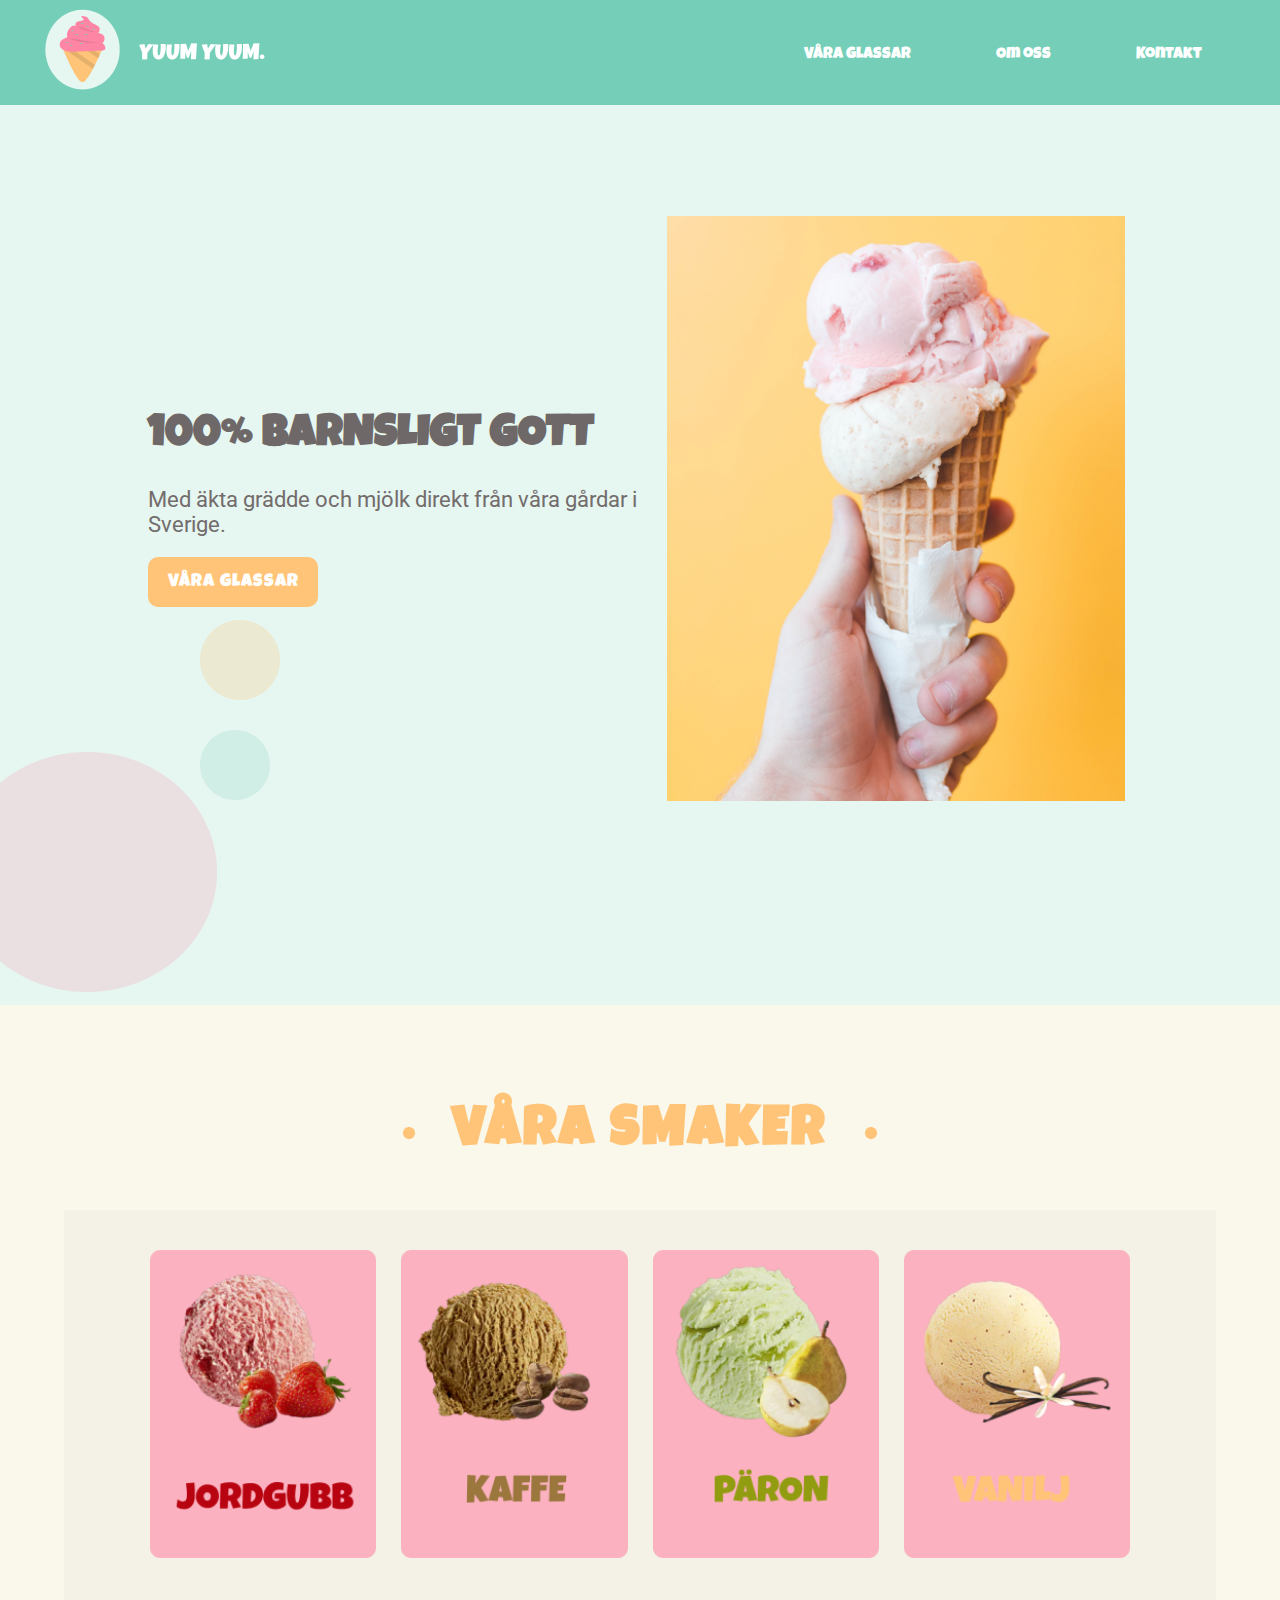
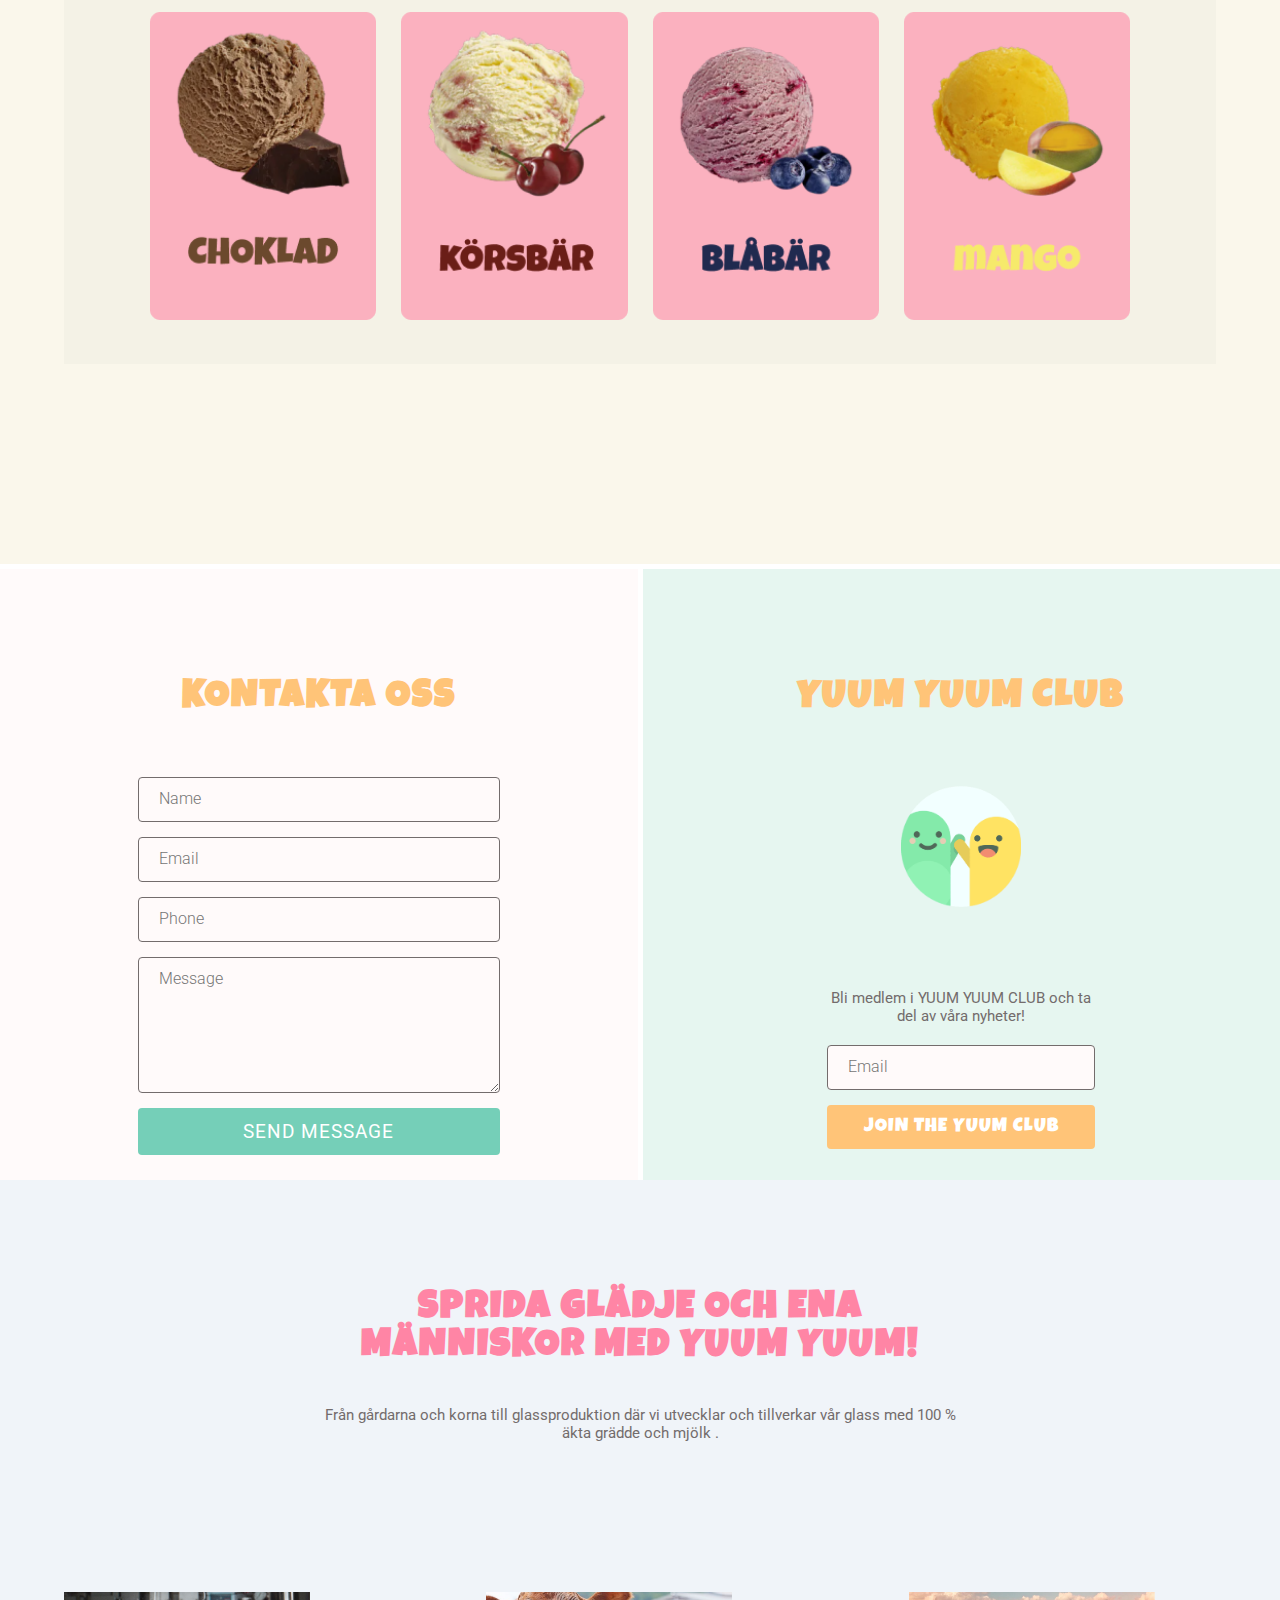
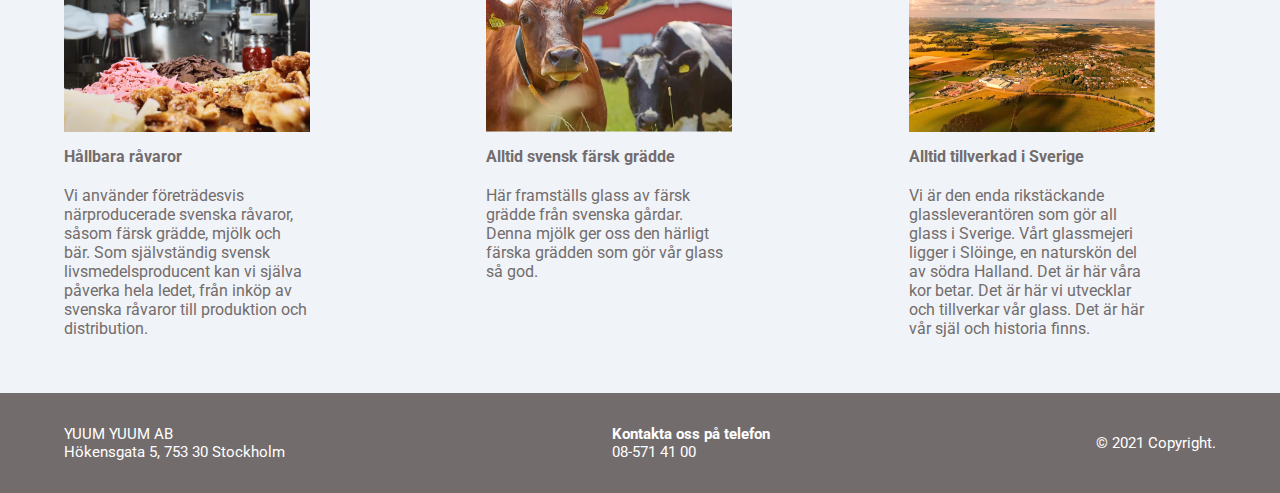
<file: index.html>
<!DOCTYPE html>
<html lang="en">
<head>
    <meta charset="UTF-8">
    <meta http-equiv="X-UA-Compatible" content="IE=edge">
    <meta name="viewport" content="width=device-width, initial-scale=1.0">
    <link rel="preconnect" href="https://fonts.gstatic.com">
    <link href="https://fonts.googleapis.com/css2?family=Roboto:ital,wght@0,300;0,400;0,500;0,700;1,300;1,400;1,500;1,700&display=swap" rel="stylesheet">

    <link rel="preconnect" href="https://fonts.gstatic.com">
<link href="https://fonts.googleapis.com/css2?family=Luckiest+Guy&family=Roboto:ital,wght@0,300;0,400;0,500;0,700;1,300;1,400;1,500;1,700&display=swap" rel="stylesheet">

    <link rel="stylesheet" href="css/style.css">
    <title>YUUM YUUM</title>
</head>
<body>

    <header>
     
            <nav>
                <div class="logo-container">
                    <a class="nav-link" href="#">
                        <img src="images/LOGGA nyast.png" alt="logo">
                    </a>
                </div>
                <ul class="nav-links">
                    <li> <a class="nav-link" href="#products">Våra glassar</a></li>
                    <li> <a class="nav-link" href="#about">Om oss</a></li>
                   
                    <li> <a class="nav-link" href="#contact">Kontakt</a></li>
                </ul>
                <div class="burger">
                    <div class="line1"></div>
                    <div class="line2"></div>
                    <div class="line3"></div>
                </div>
            </nav>
       
    </header>

    <main class="first-page">

        <section class="presentation">
            
                <div class="intro-text">
                    <h1>100% BARNSLIGT GOTT</h1> <br>
                    <P>Med äkta grädde och mjölk direkt från våra gårdar i Sverige.</P>
               
                   
                        <button class="button-cta">
                            <a class="button-link" href="#products">Våra glassar</a>
                        </button>
                    
               
                </div>

                
            

            <div class="cover">
                <img src="images/cover glass.png" alt="icecream">

            </div>


            
        </section>

        <img class="big-circle" src="images/big pink circle.png" alt="">
        <img  class="medium-circle" src="images/medium green circle.png" alt="">
        <img class="small-circle" src="images/small yellow circle.png" alt="">
    </main>

    <section class="våra-smaker" id="products">

        <div class="smakerbox"> 
            <img src="images/prick.png" alt="">
              <h2 class="smaker">VÅRA SMAKER</h2> <img src="images/prick.png" alt="">
     </div>

        <div class="box">
            
              <div class="gallery"> 
                <a href="jordgubb.html">
                    <img  class="card" src="images/jordgubb.png" alt=""> </a>
                    <a href="kaffe.html">
                  <img  class="card" src="images/kaffe-card.png" alt=""></a>
                    <a href="päron.html">
                  <img  class="card" src="images/päron-card.png" alt=""> </a>
                  <a href="vanilj.html">
                  <img  class="card" src="images/vanilj-card.png" alt=""></a>
                  <a href="choklad.html"> 
                  <img  class="card" src="images/choklad-card.png" alt=""></a>
                  <a href="körsbär.html"> 
                  <img  class="card" src="images/körsbär-card.png" alt=""></a>
                  <a href="blåbär.html"> 
                  <img  class="card" src="images/blåbär-card.png" alt=""></a>
                  <a href="mango.html"> 
                  <img  class="card" src="images/mango-card.png" alt=""></a>
              </div>

        </div>
    </section>

    <section class="contactpage" id="contact">

        <div class="left-box">

            <div class="kontaktaossbox"> 
                
                <h2 class="kontaktaoss">KONTAKTA OSS</h2> 
          </div>

       

          <form id="yuumyuum-contact">
              <div class="form-group">
                  
                      <label for="name" class="sr-only"></label>
                      <input type="text" class="form-control" id="name" placeholder="Name" required="">
                  
              </div>
              <div class="form-group">
                  
                      <label for="email" class="sr-only"></label>
                      <input type="email" class="form-control" id="contact-email" placeholder="Email" required="">
                  
              </div>
              <div class="form-group">
                  
                      <label for="tel" class="sr-only"></label>    
                      <input type="tel" class="form-control" name="tel" id="tel" placeholder="Phone">
                  
              </div>
              <div class="form-group">
                  
                      <label for="message" class="sr-only"></label>
                      <textarea id="message" class="form-control" cols="30" rows="5" name="message" placeholder="Message" required=""></textarea>
                  
              </div>
              <div class="form-group">
                  <input class="form-btn" type="submit" value="SEND MESSAGE">
              </div>     
          </form>
           
        </div>


        <div class="right-box">

            <div class="kontaktaossbox"> 
                <h2 class="kontaktaoss">YUUM YUUM CLUB</h2> 
          </div>

            <div class="friendsbox">
                <div class="friends-ingress">

                    <img src="images/friends ny.png" alt="">
                    
                </div> 
                <div class="friends-cta">
                    <p>Bli medlem i YUUM YUUM CLUB och ta del av våra nyheter!
                        </p>
                    <div class="form-group">
                  
                        <div class="email">
                        <label for="email" class="sr-only"></label>
                        <input type="email" class="form-control" id="newsletter-email" placeholder="Email" required="">
                    </div>
                </div>
                    <button class="yuumclub" >JOIN THE YUUM CLUB</button>
                </div>

             </div>
            
        </div>

    </section>

    <section class="about-page" id="about">

        <div class="container-text"> 
            <h2 class="sprida-glädje"> SPRIDA GLÄDJE OCH ENA MÄNNISKOR MED YUUM YUUM!</h2>
            <p>Från gårdarna och korna till glassproduktion där vi utvecklar och tillverkar vår glass med 100 % äkta grädde och mjölk . </p>

        </div>

<div class="about-container"> 

        <div class="about-card">
            <div class="about-img"> 
            <img src="images/about1.png" alt="">
            </div>
            <div class="text-card"> 
            <h4> Hållbara råvaror</h4>
            <p>Vi använder företrädesvis närproducerade svenska råvaror, såsom färsk grädde, mjölk och bär. Som självständig svensk livsmedelsproducent kan vi själva påverka hela ledet, från inköp av svenska råvaror till produktion och distribution.</p>
            </div>
        </div>

        <div class="about-card">
            <div class="about-img"> 
            <img src="images/about2.png" alt="">
        </div>
            <div class="text-card"> 
            <h4> Alltid svensk färsk grädde</h4>
            <p>Här framställs glass av färsk grädde från svenska gårdar. Denna mjölk ger oss den härligt färska grädden som gör vår glass så god.</p>
            </div>   
        </div>
        <div class="about-card">
            <div class="about-img"> 
            <img src="images/about3.png" alt="">
        </div>
            <div class="text-card"> 
            <h4>Alltid tillverkad i Sverige 
            </h4>
            <p>Vi är den enda rikstäckande glassleverantören som gör all glass i Sverige. Vårt glassmejeri ligger i Slöinge, en naturskön del av södra Halland. Det är här våra kor betar. Det är här vi utvecklar och tillverkar vår glass. Det är här vår själ och historia finns.</p>
            </div>
        </div>

    </div>


    </section>

    <footer>
        <div  class="footer-nav">
            <div class="footer-adress"> 
                <p>YUUM YUUM AB <br> Hökensgata 5, 753 30 Stockholm</p>
            </div>

            <div class="phone">
                <p><strong>Kontakta oss på telefon</strong></p>
                <p>08-571 41 00</p>
            </div>

            <p> © 2021 Copyright.</p>
            

        </div>

    </footer>

    <script src="app.js"></script> 
</body>
</html>
</file>
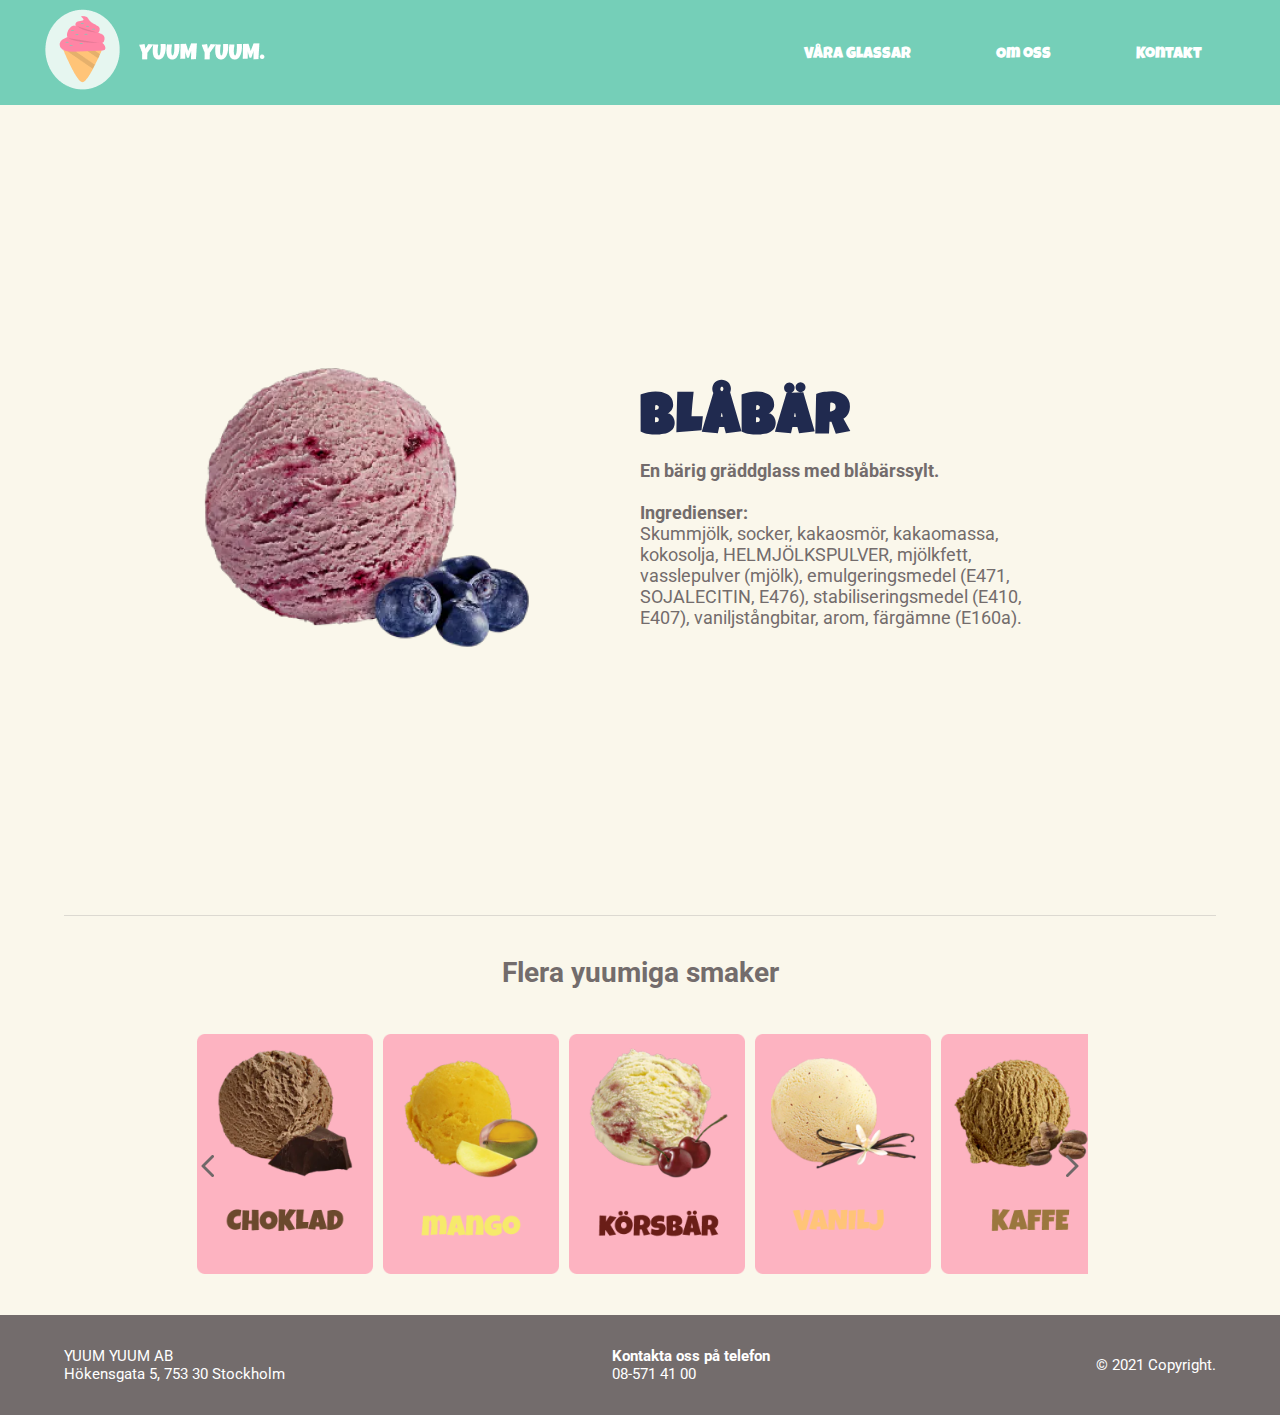
<file: blåbär.html>
<!DOCTYPE html>
<html lang="en">
<head>
    <meta charset="UTF-8">
    <meta http-equiv="X-UA-Compatible" content="IE=edge">
    <meta name="viewport" content="width=device-width, initial-scale=1.0">
    <link rel="stylesheet" href="css/style.css">

    <link rel="preconnect" href="https://fonts.gstatic.com">
    <link href="https://fonts.googleapis.com/css2?family=Roboto:ital,wght@0,300;0,400;0,500;0,700;1,300;1,400;1,500;1,700&display=swap" rel="stylesheet">

    <link rel="preconnect" href="https://fonts.gstatic.com">
<link href="https://fonts.googleapis.com/css2?family=Luckiest+Guy&family=Roboto:ital,wght@0,300;0,400;0,500;0,700;1,300;1,400;1,500;1,700&display=swap" rel="stylesheet">

    <title>Document</title>
</head>
<body>

    <header>
     
        <nav>
            <div class="logo-container">
                <a class="nav-link" href="/">
                    <img src="images/LOGGA nyast.png" alt="logo">
                </a>
            </div>
            <ul class="nav-links">
                <li> <a class="nav-link" href="/#products">Våra glassar</a></li>
                <li> <a class="nav-link" href="/#about">Om oss</a></li>
               
                <li> <a class="nav-link" href="/#contact">Kontakt</a></li>
            </ul>
            <div class="burger">
                <div class="line1"></div>
                <div class="line2"></div>
                <div class="line3"></div>
            </div>
        </nav>
   
</header>

    <main class="product-main">

        <section class="product-container"> 


            <div class="product-cover"> 
                <img class="bild" src="images/blåbär.png" alt="">

            </div>

            <div class="ingredienser">
                <div class="ingred-text"> 
                <h2 class="blåbär-color">BLÅBÄR</h2>
                <p class="thick"> En bärig gräddglass med blåbärssylt.</p> <br>

                

                <p> <div class="thick">Ingredienser: </div>   Skummjölk, socker, kakaosmör, kakaomassa, kokosolja, HELMJÖLKSPULVER, mjölkfett, vasslepulver (mjölk), emulgeringsmedel (E471, SOJALECITIN, E476), stabiliseringsmedel (E410, E407), vaniljstångbitar, arom, färgämne (E160a). </p>
                </div>

            </div>


        </section>
   

        </main>

        <section class="carousel-wrap">

            <div class="container-line">     
                <div class="line linetop"></div>
                <h2>Flera yuumiga smaker</h2>
            </div>

             <div class="carousel-container"> 
                 <button id="prevBtn"> 
                     <img class="carousel-image" src="images/Arrow left new.png" alt=""></button>
                 <button id="nextBtn"><img src="images/Arrow right new.png" alt=""> </button>



               <div class="carousel-slide">
                   <a href="jordgubb.html">
                   <img src="images/jordgubb.png" id="lastClone" alt=""></a>
                   <a href="choklad.html"> 
                   <img src="images/choklad-card.png" alt=""></a>
                   <a href="mango.html"> 
                   <img src="images/mango-card.png" alt=""></a>
                   <a href="körsbär.html"> 
                   <img src="images/körsbär-card.png" alt=""> </a>
                   <a href="vanilj.html"> 
                   <img src="images/vanilj-card.png" alt=""></a>
                   <a href="kaffe.html"> 
                   <img src="images/kaffe-card.png" alt=""></a>
                   <a href="päron.html"> 
                   <img src="images/päron-card.png" alt=""></a>
                   <a href="blåbär.html"> 
                   <img src="images/blåbär-card.png" alt=""></a>
                   <a href="choklad.html"> 
                   <img src="images/choklad-card.png" id="firstClone" alt=""></a>
                   
                </div>         
                 
             </div>
         </section>
       
   
       
   
   
    <footer>
        <div  class="footer-nav">
            <div class="footer-adress"> 
                <p>YUUM YUUM AB <br> Hökensgata 5, 753 30 Stockholm</p>
            </div>

            <div class="phone">
                <p><strong>Kontakta oss på telefon</strong></p>
                <p>08-571 41 00</p>
            </div>

            <p> © 2021 Copyright.</p>
            

        </div>

    </footer>
    
    


   <script src="app.js"></script> 
</body>
</html>
</file>
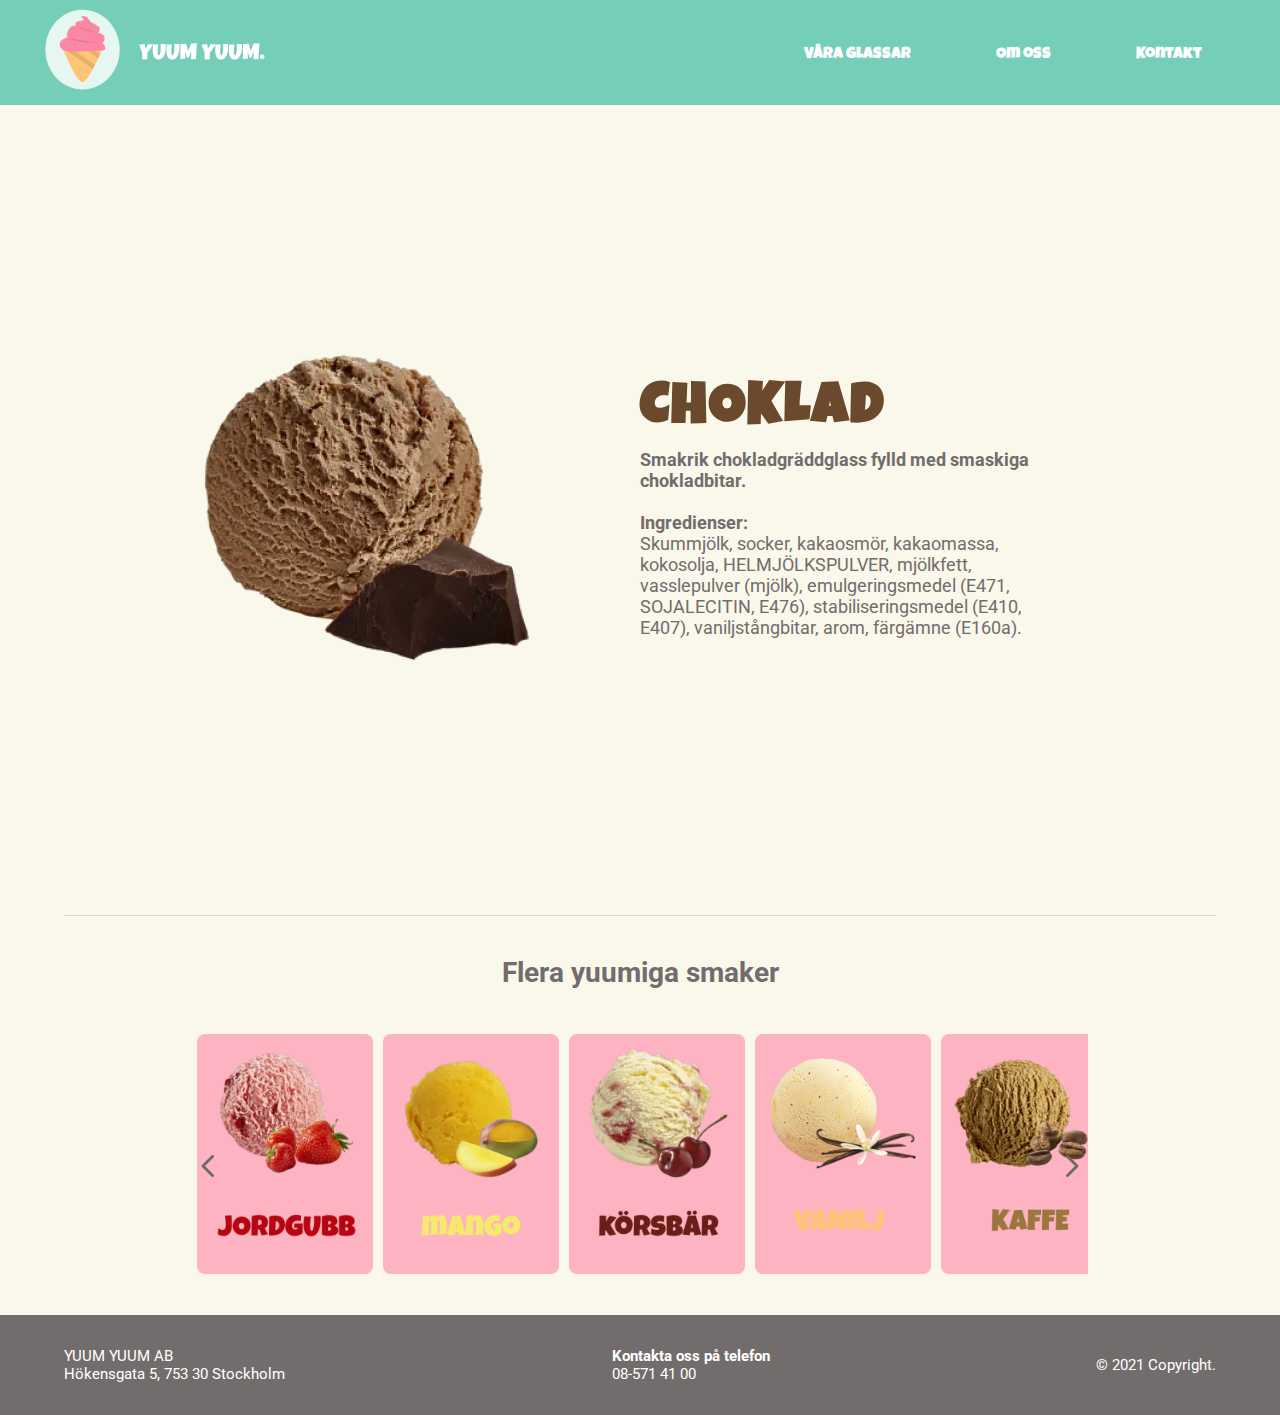
<file: choklad.html>
<!DOCTYPE html>
<html lang="en">
<head>
    <meta charset="UTF-8">
    <meta http-equiv="X-UA-Compatible" content="IE=edge">
    <meta name="viewport" content="width=device-width, initial-scale=1.0">
    <link rel="stylesheet" href="css/style.css">

    <link rel="preconnect" href="https://fonts.gstatic.com">
    <link href="https://fonts.googleapis.com/css2?family=Roboto:ital,wght@0,300;0,400;0,500;0,700;1,300;1,400;1,500;1,700&display=swap" rel="stylesheet">

    <link rel="preconnect" href="https://fonts.gstatic.com">
<link href="https://fonts.googleapis.com/css2?family=Luckiest+Guy&family=Roboto:ital,wght@0,300;0,400;0,500;0,700;1,300;1,400;1,500;1,700&display=swap" rel="stylesheet">

    <title>Document</title>
</head>
<body>

    <header>
     
        <nav>
            <div class="logo-container">
                <a class="nav-link" href="/">
                    <img src="images/LOGGA nyast.png" alt="logo">
                </a>
            </div>
            <ul class="nav-links">
                <li> <a class="nav-link" href="/#products">Våra glassar</a></li>
                <li> <a class="nav-link" href="/#about">Om oss</a></li>
               
                <li> <a class="nav-link" href="/#contact">Kontakt</a></li>
            </ul>
            <div class="burger">
                <div class="line1"></div>
                <div class="line2"></div>
                <div class="line3"></div>
            </div>
        </nav>
   
</header>

    <main class="product-main">

        <section class="product-container"> 


            <div class="product-cover"> 
                <img class="bild" src="images/CHOKLAD.png" alt="">

            </div>

            <div class="ingredienser">
                <div class="ingred-text"> 
                <h2 class="choklad-color">CHOKLAD</h2>
                <p class="thick">Smakrik chokladgräddglass fylld med smaskiga chokladbitar.</p> <br>

                

                <p> <div class="thick">Ingredienser: </div>   Skummjölk, socker, kakaosmör, kakaomassa, kokosolja, HELMJÖLKSPULVER, mjölkfett, vasslepulver (mjölk), emulgeringsmedel (E471, SOJALECITIN, E476), stabiliseringsmedel (E410, E407), vaniljstångbitar, arom, färgämne (E160a). </p>
                </div>

            </div>


        </section>
   

        </main>

        <section class="carousel-wrap">

            <div class="container-line">     
                <div class="line linetop"></div>
                <h2>Flera yuumiga smaker</h2>
            </div>

             <div class="carousel-container"> 
                 <button id="prevBtn"> 
                     <img class="carousel-image" src="images/Arrow left new.png" alt=""></button>
                 <button id="nextBtn"><img src="images/Arrow right new.png" alt=""> </button>



               <div class="carousel-slide">
                   <a href="blåbär.html">
                   <img src="images/blåbär-card.png" id="lastClone" alt=""></a>
                   <a href="jordgubb.html"> 
                   <img src="images/jordgubb.png" alt=""></a>
                   <a href="mango.html"> 
                   <img src="images/mango-card.png" alt=""></a>
                   <a href="körsbär.html"> 
                   <img src="images/körsbär-card.png" alt=""> </a>
                   <a href="vanilj.html"> 
                   <img src="images/vanilj-card.png" alt=""></a>
                   <a href="kaffe.html"> 
                   <img src="images/kaffe-card.png" alt=""></a>
                   <a href="päron.html"> 
                   <img src="images/päron-card.png" alt=""></a>
                   <a href="blåbär.html"> 
                   <img src="images/blåbär-card.png" alt=""></a>
                   <a href="choklad.html"> 
                   <img src="images/choklad-card.png" id="firstClone" alt=""></a>
                   
                </div>         
                 
             </div>
         </section>
       
   
       
   
   
    <footer>
        <div  class="footer-nav">
            <div class="footer-adress"> 
                <p>YUUM YUUM AB <br> Hökensgata 5, 753 30 Stockholm</p>
            </div>

            <div class="phone">
                <p><strong>Kontakta oss på telefon</strong></p>
                <p>08-571 41 00</p>
            </div>

            <p> © 2021 Copyright.</p>
            

        </div>

    </footer>
    
    


   <script src="app.js"></script> 
</body>
</html>
</file>
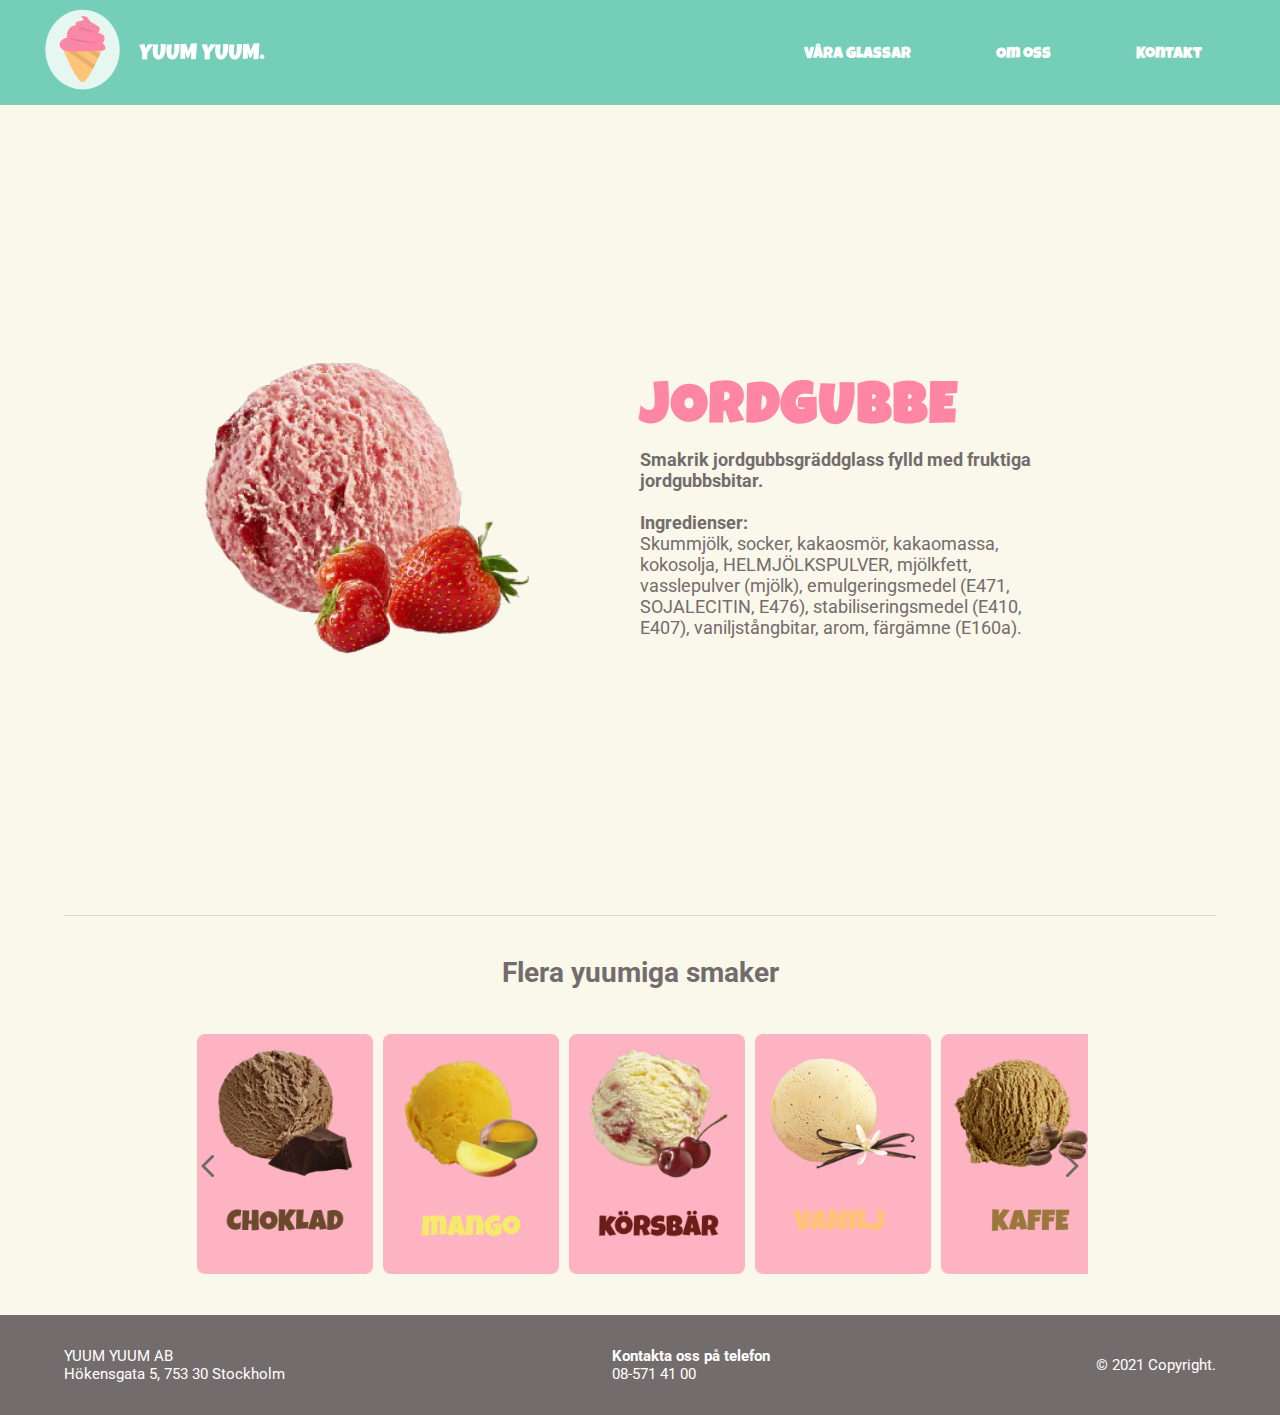
<file: jordgubb.html>
<!DOCTYPE html>
<html lang="en">
<head>
    <meta charset="UTF-8">
    <meta http-equiv="X-UA-Compatible" content="IE=edge">
    <meta name="viewport" content="width=device-width, initial-scale=1.0">
    <link rel="stylesheet" href="css/style.css">

    <link rel="preconnect" href="https://fonts.gstatic.com">
    <link href="https://fonts.googleapis.com/css2?family=Roboto:ital,wght@0,300;0,400;0,500;0,700;1,300;1,400;1,500;1,700&display=swap" rel="stylesheet">

    <link rel="preconnect" href="https://fonts.gstatic.com">
<link href="https://fonts.googleapis.com/css2?family=Luckiest+Guy&family=Roboto:ital,wght@0,300;0,400;0,500;0,700;1,300;1,400;1,500;1,700&display=swap" rel="stylesheet">

    <title>Document</title>
</head>
<body>

    <header>
     
        <nav>
            <div class="logo-container">
                <a class="nav-link" href="/">
                    <img src="images/LOGGA nyast.png" alt="logo">
                </a>
            </div>
            <ul class="nav-links">
                <li> <a class="nav-link" href="/#products">Våra glassar</a></li>
                <li> <a class="nav-link" href="/#about">Om oss</a></li>
               
                <li> <a class="nav-link" href="/#contact">Kontakt</a></li>
            </ul>
            <div class="burger">
                <div class="line1"></div>
                <div class="line2"></div>
                <div class="line3"></div>
            </div>
        </nav>
   
</header>

    <main class="product-main">

        <section class="product-container"> 


            <div class="product-cover"> 
                <img class="bild" src="images/jordgubbetest.png" alt="">

            </div>

            <div class="ingredienser">
                <div class="ingred-text"> 
                    <h2 class="jordgubbe-color">JORDGUBBE</h2>

                    <p class="thick">Smakrik jordgubbsgräddglass fylld med fruktiga jordgubbsbitar.</p> <br>

                
                    
                    <p> <div class="thick">Ingredienser: </div>   Skummjölk, socker, kakaosmör, kakaomassa, kokosolja, HELMJÖLKSPULVER, mjölkfett, vasslepulver (mjölk), emulgeringsmedel (E471, SOJALECITIN, E476), stabiliseringsmedel (E410, E407), vaniljstångbitar, arom, färgämne (E160a). </p>
                
                </div>
             </div>

        </section>
   


        </main>

         <section class="carousel-wrap">

            <div class="container-line">     
                <div class="line linetop"></div>
                <h2>Flera yuumiga smaker</h2>
            </div>

             <div class="carousel-container"> 
                 <button id="prevBtn"> 
                     <img class="carousel-image" src="images/Arrow left new.png" alt=""></button>
                 <button id="nextBtn"><img src="images/Arrow right new.png" alt=""> </button>

               <div class="carousel-slide">
                   <a href="blåbär.html">
                   <img src="images/blåbär-card.png" id="lastClone" alt=""></a>
                   <a href="choklad.html"> 
                   <img src="images/choklad-card.png" alt=""></a>
                   <a href="mango.html"> 
                   <img src="images/mango-card.png" alt=""></a>
                   <a href="körsbär.html"> 
                   <img src="images/körsbär-card.png" alt=""> </a>
                   <a href="vanilj.html"> 
                   <img src="images/vanilj-card.png" alt=""></a>
                   <a href="kaffe.html"> 
                   <img src="images/kaffe-card.png" alt=""></a>
                   <a href="päron.html"> 
                   <img src="images/päron-card.png" alt=""></a>
                   <a href="blåbär.html"> 
                   <img src="images/blåbär-card.png" alt=""></a>
                   <a href="choklad.html"> 
                   <img src="images/choklad-card.png" id="firstClone" alt=""></a>
                   
                </div>         
                 
             </div>
         </section>
   
    <footer>
        <div  class="footer-nav">
            <div class="footer-adress"> 
                <p>YUUM YUUM AB <br> Hökensgata 5, 753 30 Stockholm</p>
            </div>

            <div class="phone">
                <p><strong>Kontakta oss på telefon</strong></p>
                <p>08-571 41 00</p>
            </div>
            <p> © 2021 Copyright.</p>

        </div>

    </footer>
    

   <script src="app.js"></script> 
</body>
</html>
</file>
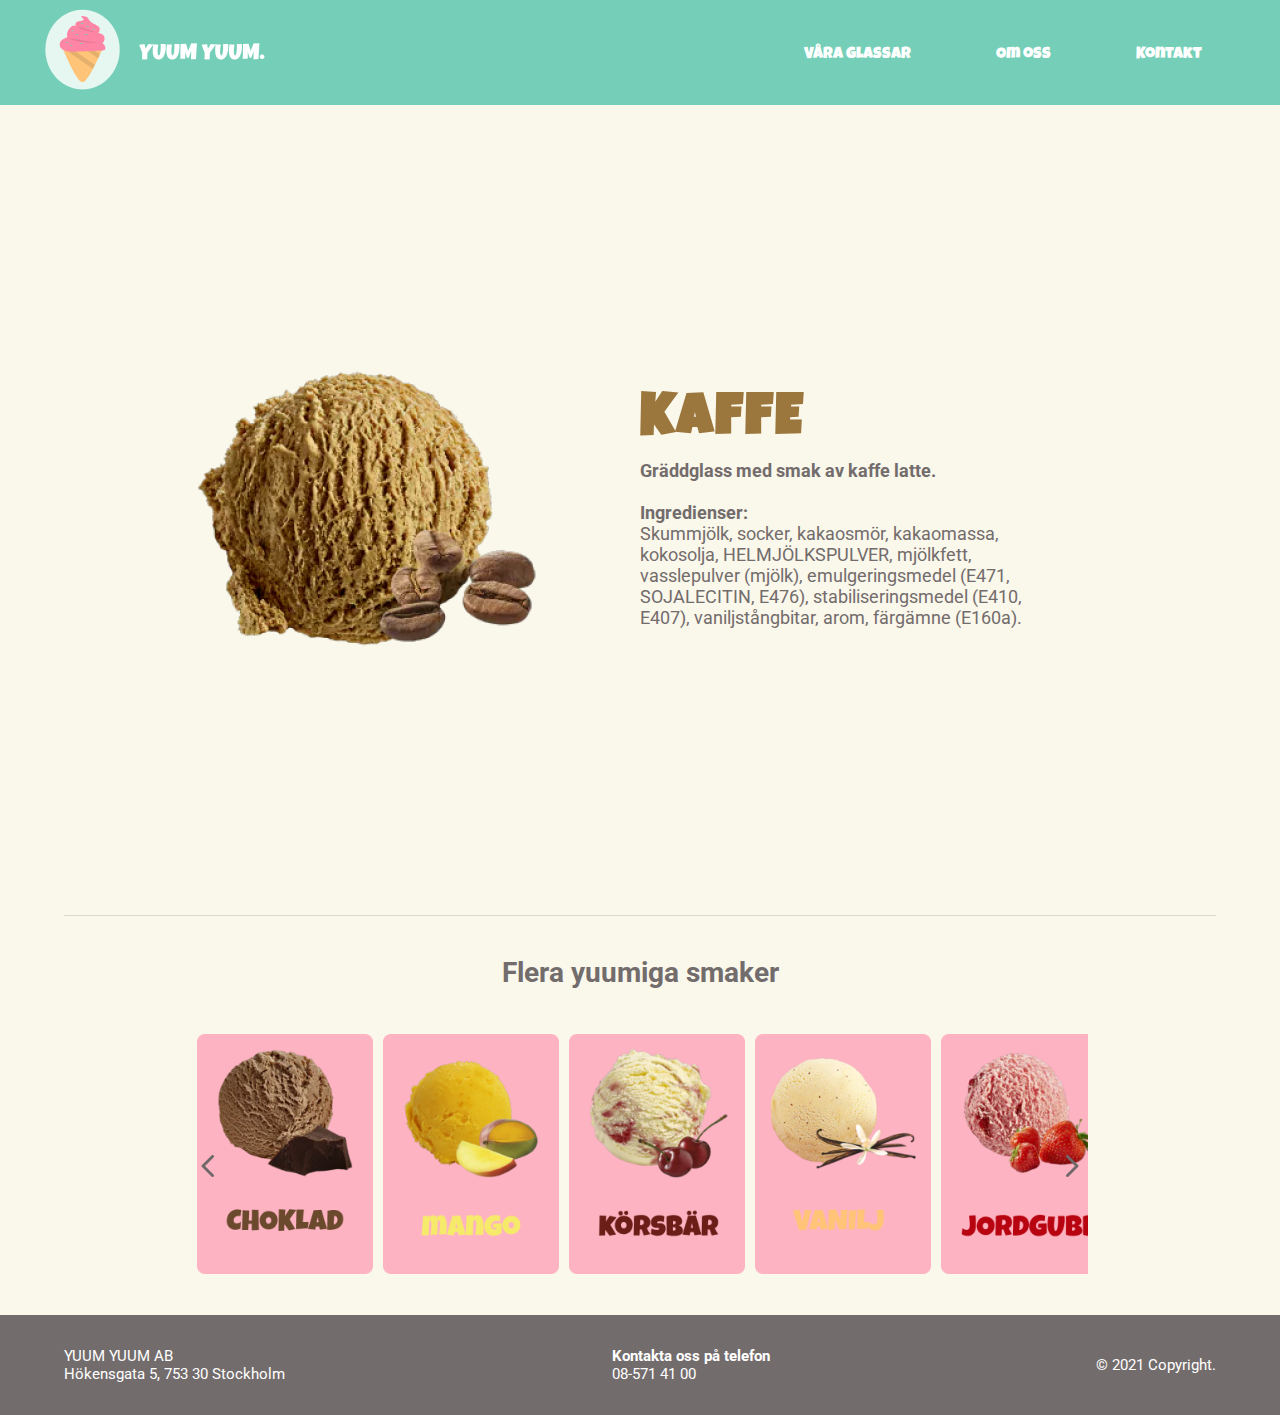
<file: kaffe.html>
<!DOCTYPE html>
<html lang="en">
<head>
    <meta charset="UTF-8">
    <meta http-equiv="X-UA-Compatible" content="IE=edge">
    <meta name="viewport" content="width=device-width, initial-scale=1.0">
    <link rel="stylesheet" href="css/style.css">

    <link rel="preconnect" href="https://fonts.gstatic.com">
    <link href="https://fonts.googleapis.com/css2?family=Roboto:ital,wght@0,300;0,400;0,500;0,700;1,300;1,400;1,500;1,700&display=swap" rel="stylesheet">

    <link rel="preconnect" href="https://fonts.gstatic.com">
<link href="https://fonts.googleapis.com/css2?family=Luckiest+Guy&family=Roboto:ital,wght@0,300;0,400;0,500;0,700;1,300;1,400;1,500;1,700&display=swap" rel="stylesheet">

    <title>Document</title>
</head>
<body>

    <header>
     
        <nav>
            <div class="logo-container">
                <a class="nav-link" href="/">
                    <img src="images/LOGGA nyast.png" alt="logo">
                </a>
            </div>
            <ul class="nav-links">
                <li> <a class="nav-link" href="/#products">Våra glassar</a></li>
                <li> <a class="nav-link" href="/#about">Om oss</a></li>
               
                <li> <a class="nav-link" href="/#contact">Kontakt</a></li>
            </ul>
            <div class="burger">
                <div class="line1"></div>
                <div class="line2"></div>
                <div class="line3"></div>
            </div>
        </nav>
   
</header>

    <main class="product-main">

        <section class="product-container"> 

           
            <div class="product-cover"> 
                <img class="bild" src="images/kaffe.png" alt="">

            </div>

            <div class="ingredienser">
                <div class="ingred-text"> 
                <h2 class="kaffe-color">KAFFE</h2>
                <p class="thick"> Gräddglass med smak av kaffe latte.</p> <br>

                

                <p> <div class="thick">Ingredienser: </div>   Skummjölk, socker, kakaosmör, kakaomassa, kokosolja, HELMJÖLKSPULVER, mjölkfett, vasslepulver (mjölk), emulgeringsmedel (E471, SOJALECITIN, E476), stabiliseringsmedel (E410, E407), vaniljstångbitar, arom, färgämne (E160a). </p>
                </div>
            </div>

        </section>
   

        </main>

        <section class="carousel-wrap">

            <div class="container-line">     
                <div class="line linetop"></div>
                <h2>Flera yuumiga smaker</h2>
            </div>

             <div class="carousel-container"> 
                 <button id="prevBtn"> 
                     <img class="carousel-image" src="images/Arrow left new.png" alt=""></button>
                 <button id="nextBtn"><img src="images/Arrow right new.png" alt=""> </button>



               <div class="carousel-slide">
                   <a href="blåbär.html">
                   <img src="images/blåbär-card.png" id="lastClone" alt=""></a>
                   <a href="choklad.html"> 
                   <img src="images/choklad-card.png" alt=""></a>
                   <a href="mango.html"> 
                   <img src="images/mango-card.png" alt=""></a>
                   <a href="körsbär.html"> 
                   <img src="images/körsbär-card.png" alt=""> </a>
                   <a href="vanilj.html"> 
                   <img src="images/vanilj-card.png" alt=""></a>
                   <a href="jordgubb.html"> 
                   <img src="images/jordgubb.png" alt=""></a>
                   <a href="päron.html"> 
                   <img src="images/päron-card.png" alt=""></a>
                   <a href="blåbär.html"> 
                   <img src="images/blåbär-card.png" alt=""></a>
                   <a href="choklad.html"> 
                   <img src="images/choklad-card.png" id="firstClone" alt=""></a>
                   
                </div>         
                 
             </div>
         </section>
       
   
       
   
   
    <footer>
        <div  class="footer-nav">
            <div class="footer-adress"> 
                <p>YUUM YUUM AB <br> Hökensgata 5, 753 30 Stockholm</p>
            </div>

            <div class="phone">
                <p><strong>Kontakta oss på telefon</strong></p>
                <p>08-571 41 00</p>
            </div>

            <p> © 2021 Copyright.</p>
            

        </div>

    </footer>
    
    


   <script src="app.js"></script> 
</body>
</html>
</file>
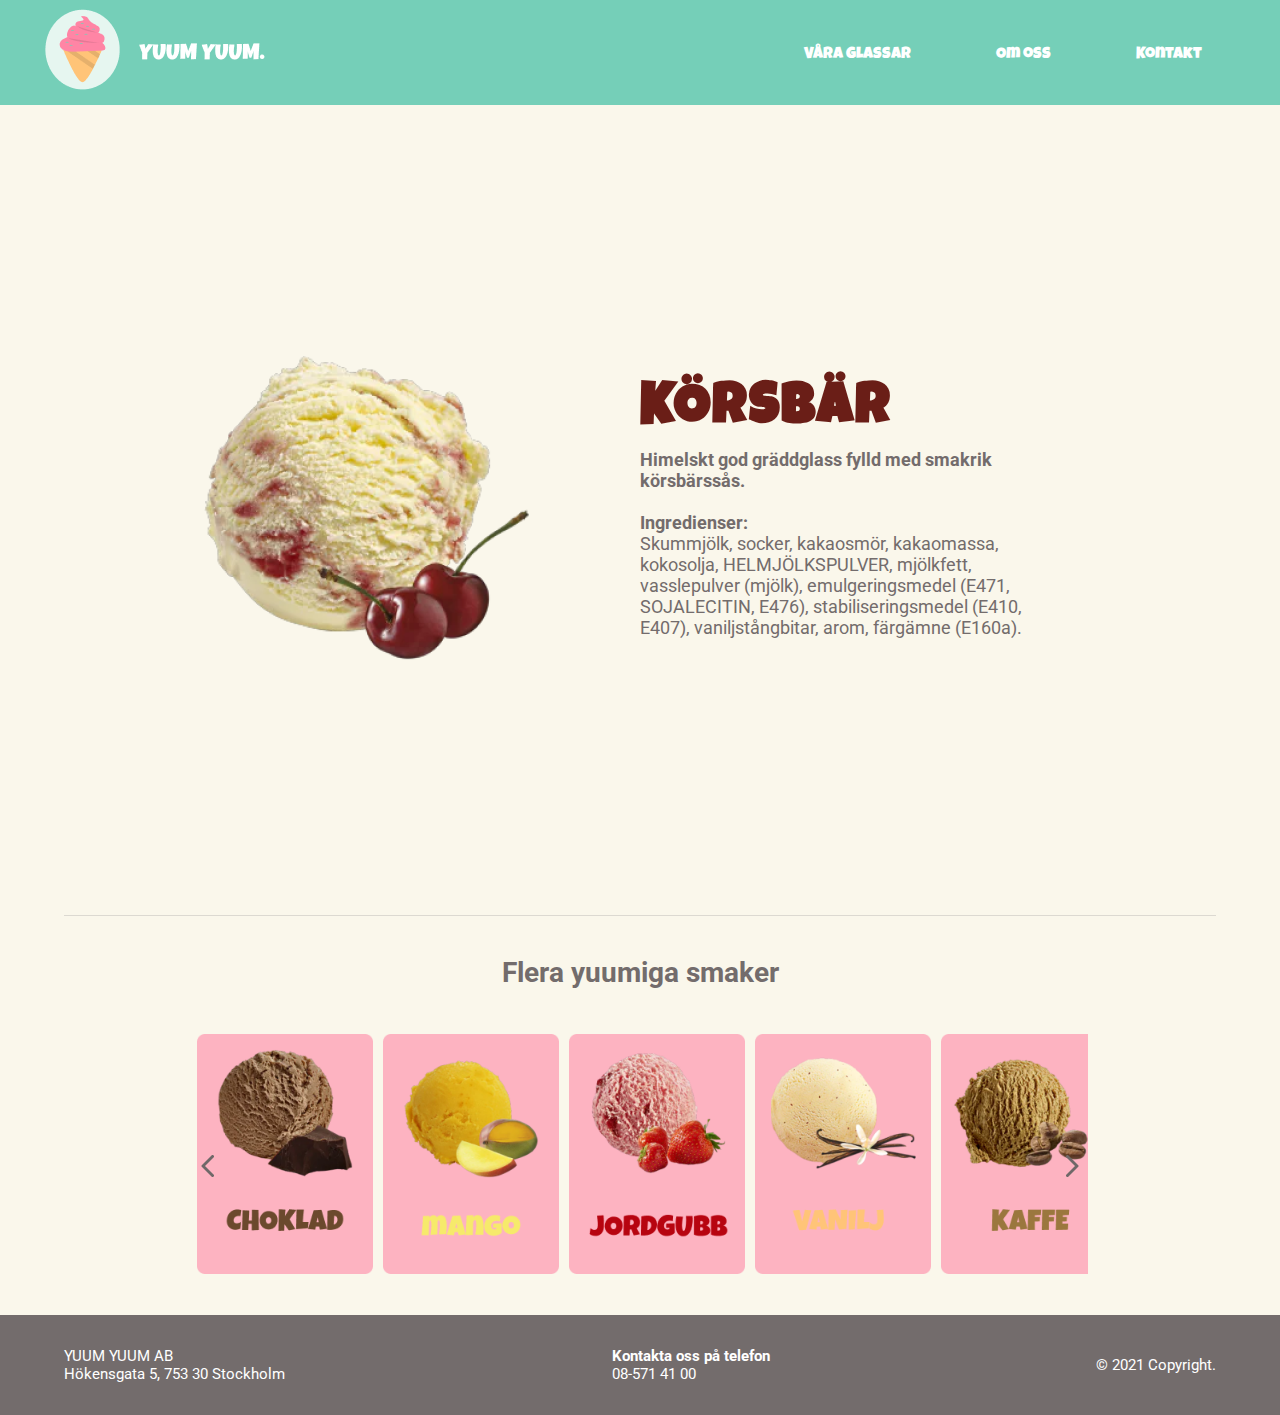
<file: körsbär.html>
<!DOCTYPE html>
<html lang="en">
<head>
    <meta charset="UTF-8">
    <meta http-equiv="X-UA-Compatible" content="IE=edge">
    <meta name="viewport" content="width=device-width, initial-scale=1.0">
    <link rel="stylesheet" href="css/style.css">

    <link rel="preconnect" href="https://fonts.gstatic.com">
    <link href="https://fonts.googleapis.com/css2?family=Roboto:ital,wght@0,300;0,400;0,500;0,700;1,300;1,400;1,500;1,700&display=swap" rel="stylesheet">

    <link rel="preconnect" href="https://fonts.gstatic.com">
<link href="https://fonts.googleapis.com/css2?family=Luckiest+Guy&family=Roboto:ital,wght@0,300;0,400;0,500;0,700;1,300;1,400;1,500;1,700&display=swap" rel="stylesheet">

    <title>Document</title>
</head>
<body>

    <header>
     
        <nav>
            <div class="logo-container">
                <a class="nav-link" href="/">
                    <img src="images/LOGGA nyast.png" alt="logo">
                </a>
            </div>
            <ul class="nav-links">
                <li> <a class="nav-link" href="/#products">Våra glassar</a></li>
                <li> <a class="nav-link" href="/#about">Om oss</a></li>
               
                <li> <a class="nav-link" href="/#contact">Kontakt</a></li>
            </ul>
            <div class="burger">
                <div class="line1"></div>
                <div class="line2"></div>
                <div class="line3"></div>
            </div>
        </nav>
   
</header>

    <main class="product-main">

        <section class="product-container"> 


            <div class="product-cover"> 
                <img class="bild" src="images/körsbär.png" alt="">

            </div>

            <div class="ingredienser">
                <div class="ingred-text"> 
                <h2 class="körsbär-color">KÖRSBÄR</h2>
                <p class="thick"> Himelskt god gräddglass fylld med smakrik körsbärssås.</p> <br>

                

                <p> <div class="thick">Ingredienser: </div>   Skummjölk, socker, kakaosmör, kakaomassa, kokosolja, HELMJÖLKSPULVER, mjölkfett, vasslepulver (mjölk), emulgeringsmedel (E471, SOJALECITIN, E476), stabiliseringsmedel (E410, E407), vaniljstångbitar, arom, färgämne (E160a). </p>
                </div>

            </div>


        </section>
   

        </main>

        <section class="carousel-wrap">

            <div class="container-line">     
                <div class="line linetop"></div>
                <h2>Flera yuumiga smaker</h2>
            </div>

             <div class="carousel-container"> 
                 <button id="prevBtn"> 
                     <img class="carousel-image" src="images/Arrow left new.png" alt=""></button>
                 <button id="nextBtn"><img src="images/Arrow right new.png" alt=""> </button>



               <div class="carousel-slide">
                   <a href="blåbär.html">
                   <img src="images/blåbär-card.png" id="lastClone" alt=""></a>
                   <a href="choklad.html"> 
                   <img src="images/choklad-card.png" alt=""></a>
                   <a href="mango.html"> 
                   <img src="images/mango-card.png" alt=""></a>
                   <a href="jordgubb.html"> 
                   <img src="images/jordgubb.png" alt=""> </a>
                   <a href="vanilj.html"> 
                   <img src="images/vanilj-card.png" alt=""></a>
                   <a href="kaffe.html"> 
                   <img src="images/kaffe-card.png" alt=""></a>
                   <a href="päron.html"> 
                   <img src="images/päron-card.png" alt=""></a>
                   <a href="blåbär.html"> 
                   <img src="images/blåbär-card.png" alt=""></a>
                   <a href="choklad.html"> 
                   <img src="images/choklad-card.png" id="firstClone" alt=""></a>
                   
                </div>         
                 
             </div>
         </section>
       
   
       
   
   
    <footer>
        <div  class="footer-nav">
            <div class="footer-adress"> 
                <p>YUUM YUUM AB <br> Hökensgata 5, 753 30 Stockholm</p>
            </div>

            <div class="phone">
                <p><strong>Kontakta oss på telefon</strong></p>
                <p>08-571 41 00</p>
            </div>

            <p> © 2021 Copyright.</p>
            

        </div>

    </footer>
    
    


   <script src="app.js"></script> 
</body>
</html>
</file>
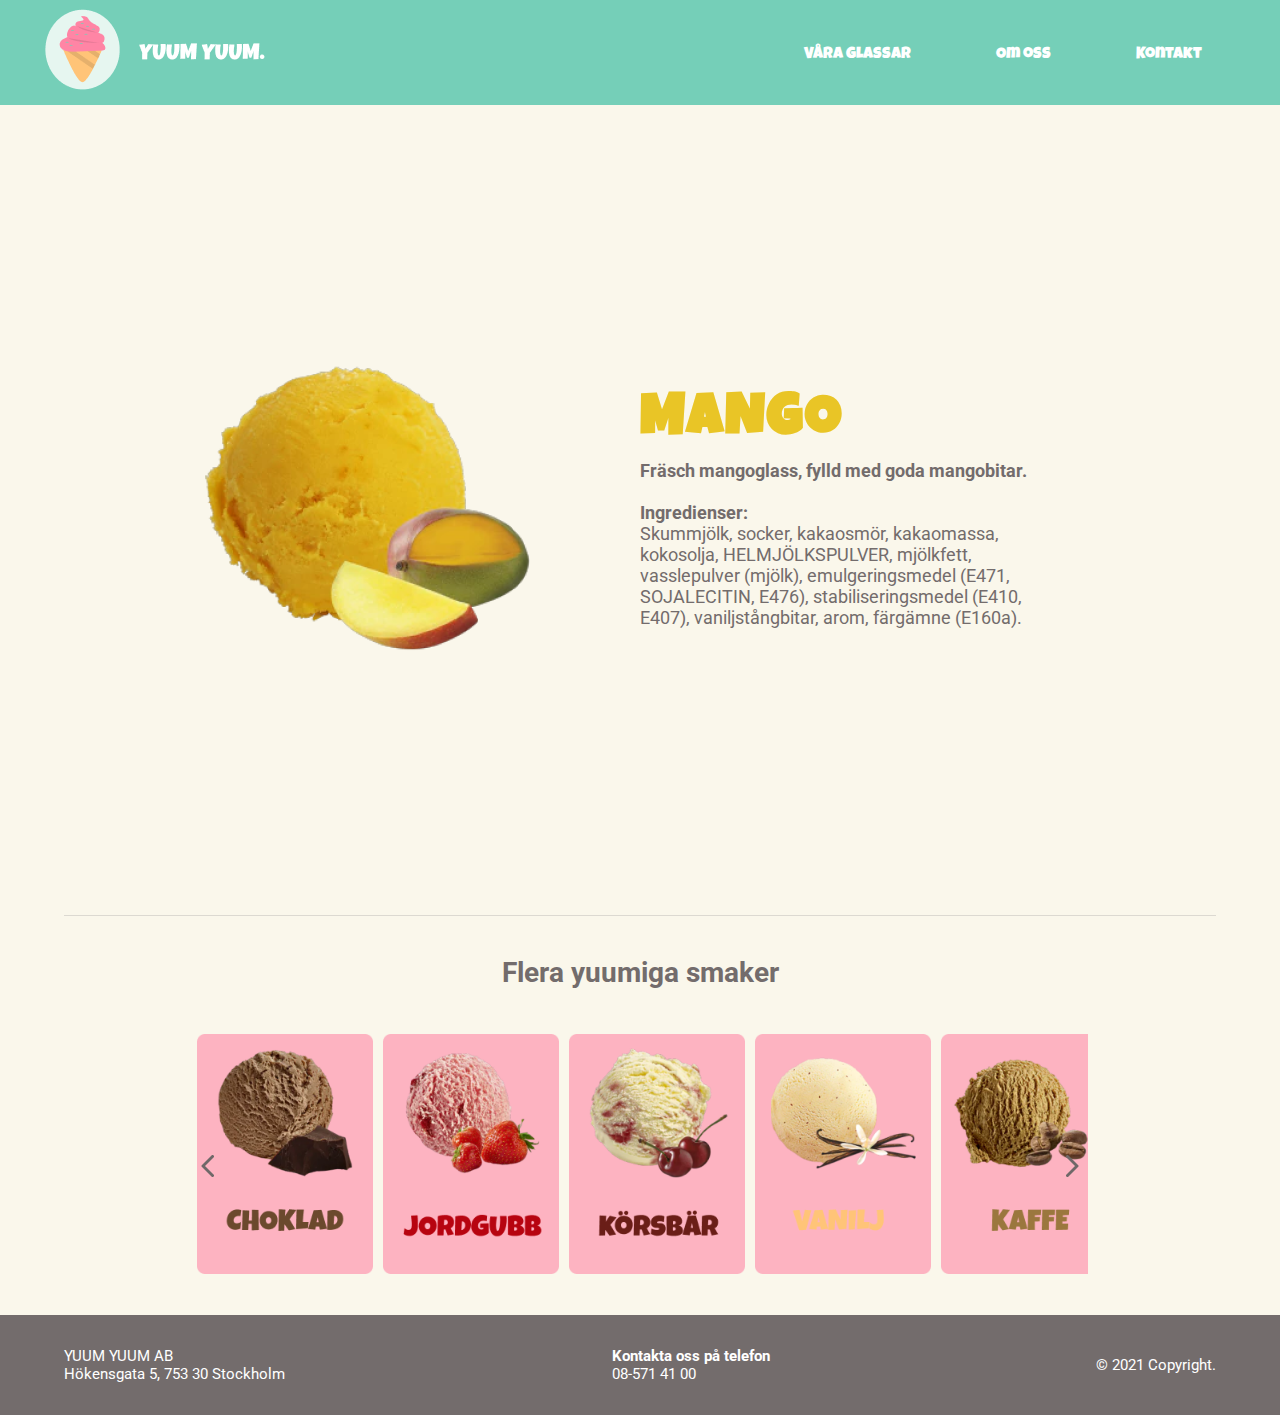
<file: mango.html>
<!DOCTYPE html>
<html lang="en">
<head>
    <meta charset="UTF-8">
    <meta http-equiv="X-UA-Compatible" content="IE=edge">
    <meta name="viewport" content="width=device-width, initial-scale=1.0">
    <link rel="stylesheet" href="css/style.css">

    <link rel="preconnect" href="https://fonts.gstatic.com">
    <link href="https://fonts.googleapis.com/css2?family=Roboto:ital,wght@0,300;0,400;0,500;0,700;1,300;1,400;1,500;1,700&display=swap" rel="stylesheet">

    <link rel="preconnect" href="https://fonts.gstatic.com">
<link href="https://fonts.googleapis.com/css2?family=Luckiest+Guy&family=Roboto:ital,wght@0,300;0,400;0,500;0,700;1,300;1,400;1,500;1,700&display=swap" rel="stylesheet">

    <title>Document</title>
</head>
<body>

    <header>
     
        <nav>
            <div class="logo-container">
                <a class="nav-link" href="/">
                    <img src="images/LOGGA nyast.png" alt="logo">
                </a>
            </div>
            <ul class="nav-links">
                <li> <a class="nav-link" href="/#products">Våra glassar</a></li>
                <li> <a class="nav-link" href="/#about">Om oss</a></li>
               
                <li> <a class="nav-link" href="/#contact">Kontakt</a></li>
            </ul>
            <div class="burger">
                <div class="line1"></div>
                <div class="line2"></div>
                <div class="line3"></div>
            </div>
        </nav>
   
</header>

    <main class="product-main">

        <section class="product-container"> 


            <div class="product-cover"> 
                <img class="bild" src="images/mango.png" alt="">

            </div>

            <div class="ingredienser">
                <div class="ingred-text"> 
                <h2 class="mango-color">MANGO</h2>
                <p class="thick">Fräsch mangoglass, fylld med goda mangobitar. </p> <br>

                

                <p> <div class="thick">Ingredienser: </div>   Skummjölk, socker, kakaosmör, kakaomassa, kokosolja, HELMJÖLKSPULVER, mjölkfett, vasslepulver (mjölk), emulgeringsmedel (E471, SOJALECITIN, E476), stabiliseringsmedel (E410, E407), vaniljstångbitar, arom, färgämne (E160a). </p>
                </div>

            </div>


        </section>
   
        </main>

        <section class="carousel-wrap">

            <div class="container-line">     
                <div class="line linetop"></div>
                <h2>Flera yuumiga smaker</h2>
            </div>

             <div class="carousel-container"> 
                 <button id="prevBtn"> 
                     <img class="carousel-image" src="images/Arrow left new.png" alt=""></button>
                 <button id="nextBtn"><img src="images/Arrow right new.png" alt=""> </button>



               <div class="carousel-slide">
                   <a href="blåbär.html">
                   <img src="images/blåbär-card.png" id="lastClone" alt=""></a>
                   <a href="choklad.html"> 
                   <img src="images/choklad-card.png" alt=""></a>
                   <a href="jordgubb.html"> 
                   <img src="images/jordgubb.png" alt=""></a>
                   <a href="körsbär.html"> 
                   <img src="images/körsbär-card.png" alt=""> </a>
                   <a href="vanilj.html"> 
                   <img src="images/vanilj-card.png" alt=""></a>
                   <a href="kaffe.html"> 
                   <img src="images/kaffe-card.png" alt=""></a>
                   <a href="päron.html"> 
                   <img src="images/päron-card.png" alt=""></a>
                   <a href="blåbär.html"> 
                   <img src="images/blåbär-card.png" alt=""></a>
                   <a href="choklad.html"> 
                   <img src="images/choklad-card.png" id="firstClone" alt=""></a>
                   
                </div>         
                 
             </div>
         </section>
       
   
       
   
   
    <footer>
        <div  class="footer-nav">
            <div class="footer-adress"> 
                <p>YUUM YUUM AB <br> Hökensgata 5, 753 30 Stockholm</p>
            </div>

            <div class="phone">
                <p><strong>Kontakta oss på telefon</strong></p>
                <p>08-571 41 00</p>
            </div>

            <p> © 2021 Copyright.</p>
            

        </div>

    </footer>
    
    


   <script src="app.js"></script> 
</body>
</html>
</file>
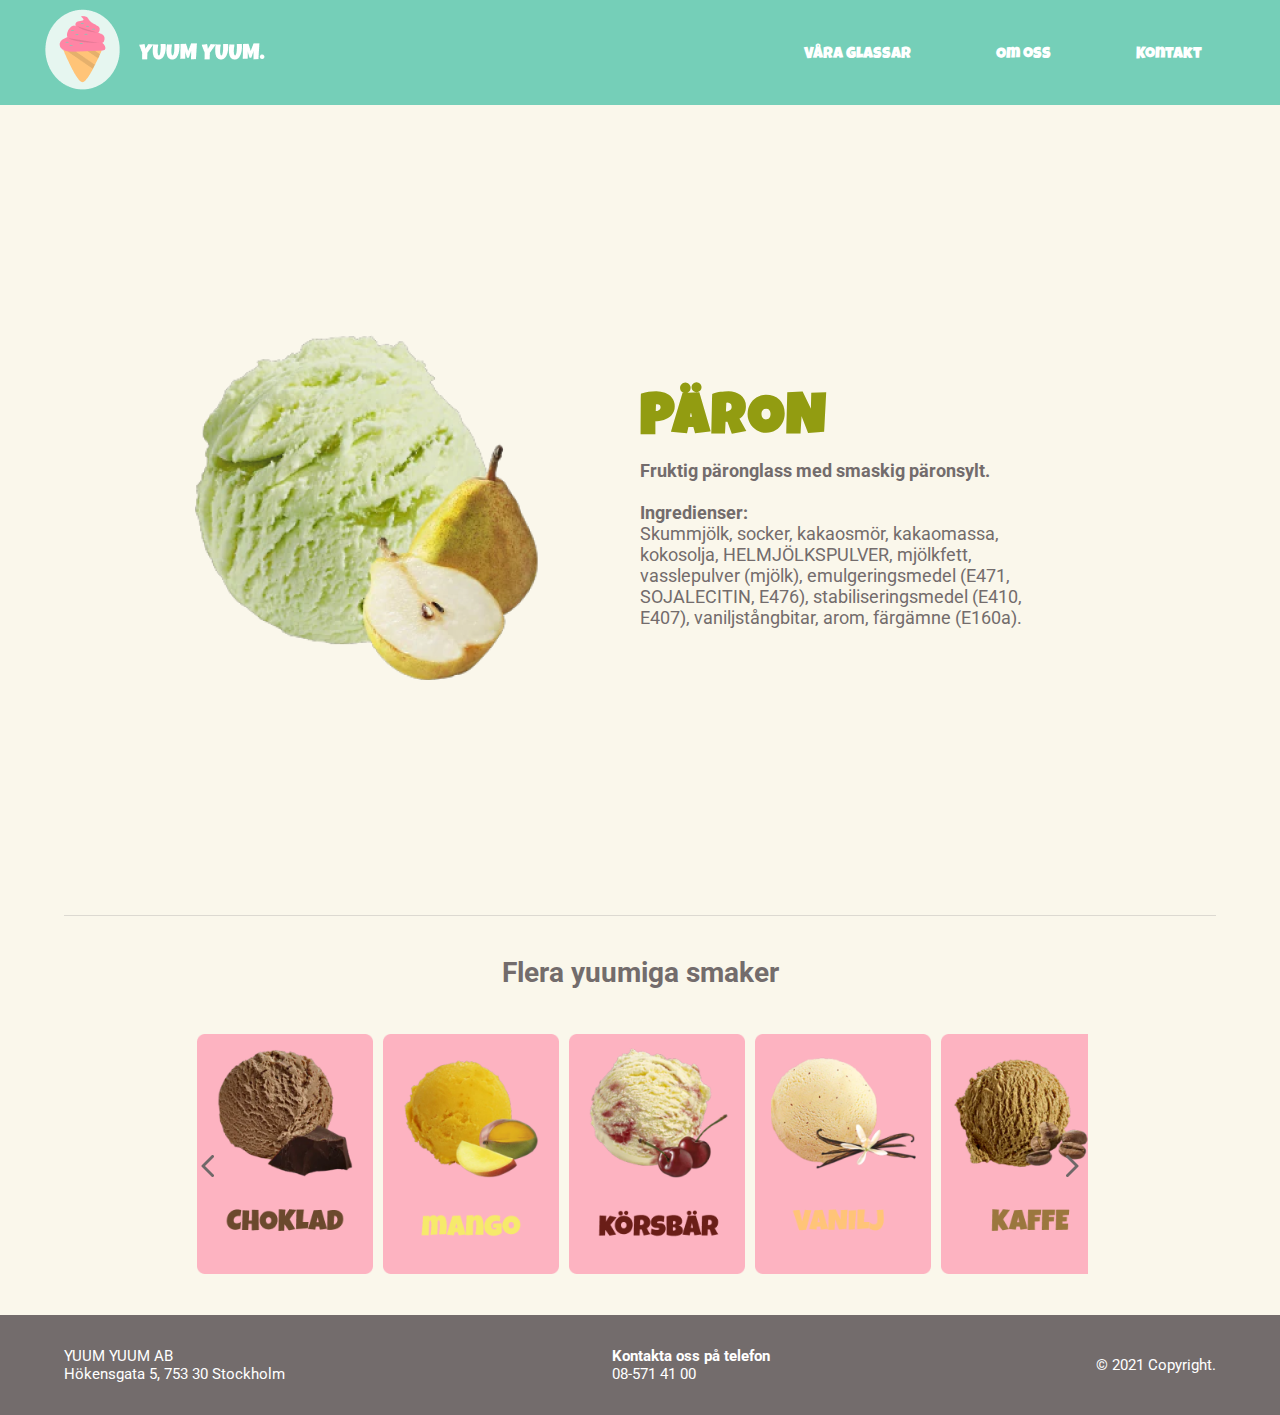
<file: päron.html>
<!DOCTYPE html>
<html lang="en">
<head>
    <meta charset="UTF-8">
    <meta http-equiv="X-UA-Compatible" content="IE=edge">
    <meta name="viewport" content="width=device-width, initial-scale=1.0">
    <link rel="stylesheet" href="css/style.css">

    <link rel="preconnect" href="https://fonts.gstatic.com">
    <link href="https://fonts.googleapis.com/css2?family=Roboto:ital,wght@0,300;0,400;0,500;0,700;1,300;1,400;1,500;1,700&display=swap" rel="stylesheet">

    <link rel="preconnect" href="https://fonts.gstatic.com">
<link href="https://fonts.googleapis.com/css2?family=Luckiest+Guy&family=Roboto:ital,wght@0,300;0,400;0,500;0,700;1,300;1,400;1,500;1,700&display=swap" rel="stylesheet">

    <title>Document</title>
</head>
<body>

    <header>
     
        <nav>
            <div class="logo-container">
                <a class="nav-link" href="/">
                    <img src="images/LOGGA nyast.png" alt="logo">
                </a>
            </div>
            <ul class="nav-links">
                <li> <a class="nav-link" href="/#products">Våra glassar</a></li>
                <li> <a class="nav-link" href="/#about">Om oss</a></li>
               
                <li> <a class="nav-link" href="/#contact">Kontakt</a></li>
            </ul>
            <div class="burger">
                <div class="line1"></div>
                <div class="line2"></div>
                <div class="line3"></div>
            </div>
        </nav>
   
</header>

    <main class="product-main">

        <section class="product-container"> 


            <div class="product-cover"> 
                <img class="bild" src="images/päron.png" alt="">

            </div>

            <div class="ingredienser">
                <div class="ingred-text"> 
                <h2 class="päron-color">PÄRON</h2>
                <p class="thick"> Fruktig päronglass med smaskig päronsylt.</p> <br>

                

                <p> <div class="thick">Ingredienser: </div>   Skummjölk, socker, kakaosmör, kakaomassa, kokosolja, HELMJÖLKSPULVER, mjölkfett, vasslepulver (mjölk), emulgeringsmedel (E471, SOJALECITIN, E476), stabiliseringsmedel (E410, E407), vaniljstångbitar, arom, färgämne (E160a). </p>
                </div>

            </div>


        </section>
   

        </main>

        <section class="carousel-wrap">

            <div class="container-line">     
                <div class="line linetop"></div>
                <h2>Flera yuumiga smaker</h2>
            </div>

             <div class="carousel-container"> 
                 <button id="prevBtn"> 
                     <img class="carousel-image" src="images/Arrow left new.png" alt=""></button>
                 <button id="nextBtn"><img src="images/Arrow right new.png" alt=""> </button>



               <div class="carousel-slide">
                   <a href="blåbär.html">
                   <img src="images/blåbär-card.png" id="lastClone" alt=""></a>
                   <a href="choklad.html"> 
                   <img src="images/choklad-card.png" alt=""></a>
                   <a href="mango.html"> 
                   <img src="images/mango-card.png" alt=""></a>
                   <a href="körsbär.html"> 
                   <img src="images/körsbär-card.png" alt=""> </a>
                   <a href="vanilj.html"> 
                   <img src="images/vanilj-card.png" alt=""></a>
                   <a href="kaffe.html"> 
                   <img src="images/kaffe-card.png" alt=""></a>
                   <a href="jordgubb.html"> 
                   <img src="images/jordgubb.png" alt=""></a>
                   <a href="blåbär.html"> 
                   <img src="images/blåbär-card.png" alt=""></a>
                   <a href="choklad.html"> 
                   <img src="images/choklad-card.png" id="firstClone" alt=""></a>
                   
                </div>         
                 
             </div>
         </section>
       
   
       
   
   
    <footer>
        <div  class="footer-nav">
            <div class="footer-adress"> 
                <p>YUUM YUUM AB <br> Hökensgata 5, 753 30 Stockholm</p>
            </div>

            <div class="phone">
                <p><strong>Kontakta oss på telefon</strong></p>
                <p>08-571 41 00</p>
            </div>

            <p> © 2021 Copyright.</p>
            

        </div>

    </footer>
    
    


   <script src="app.js"></script> 
</body>
</html>
</file>
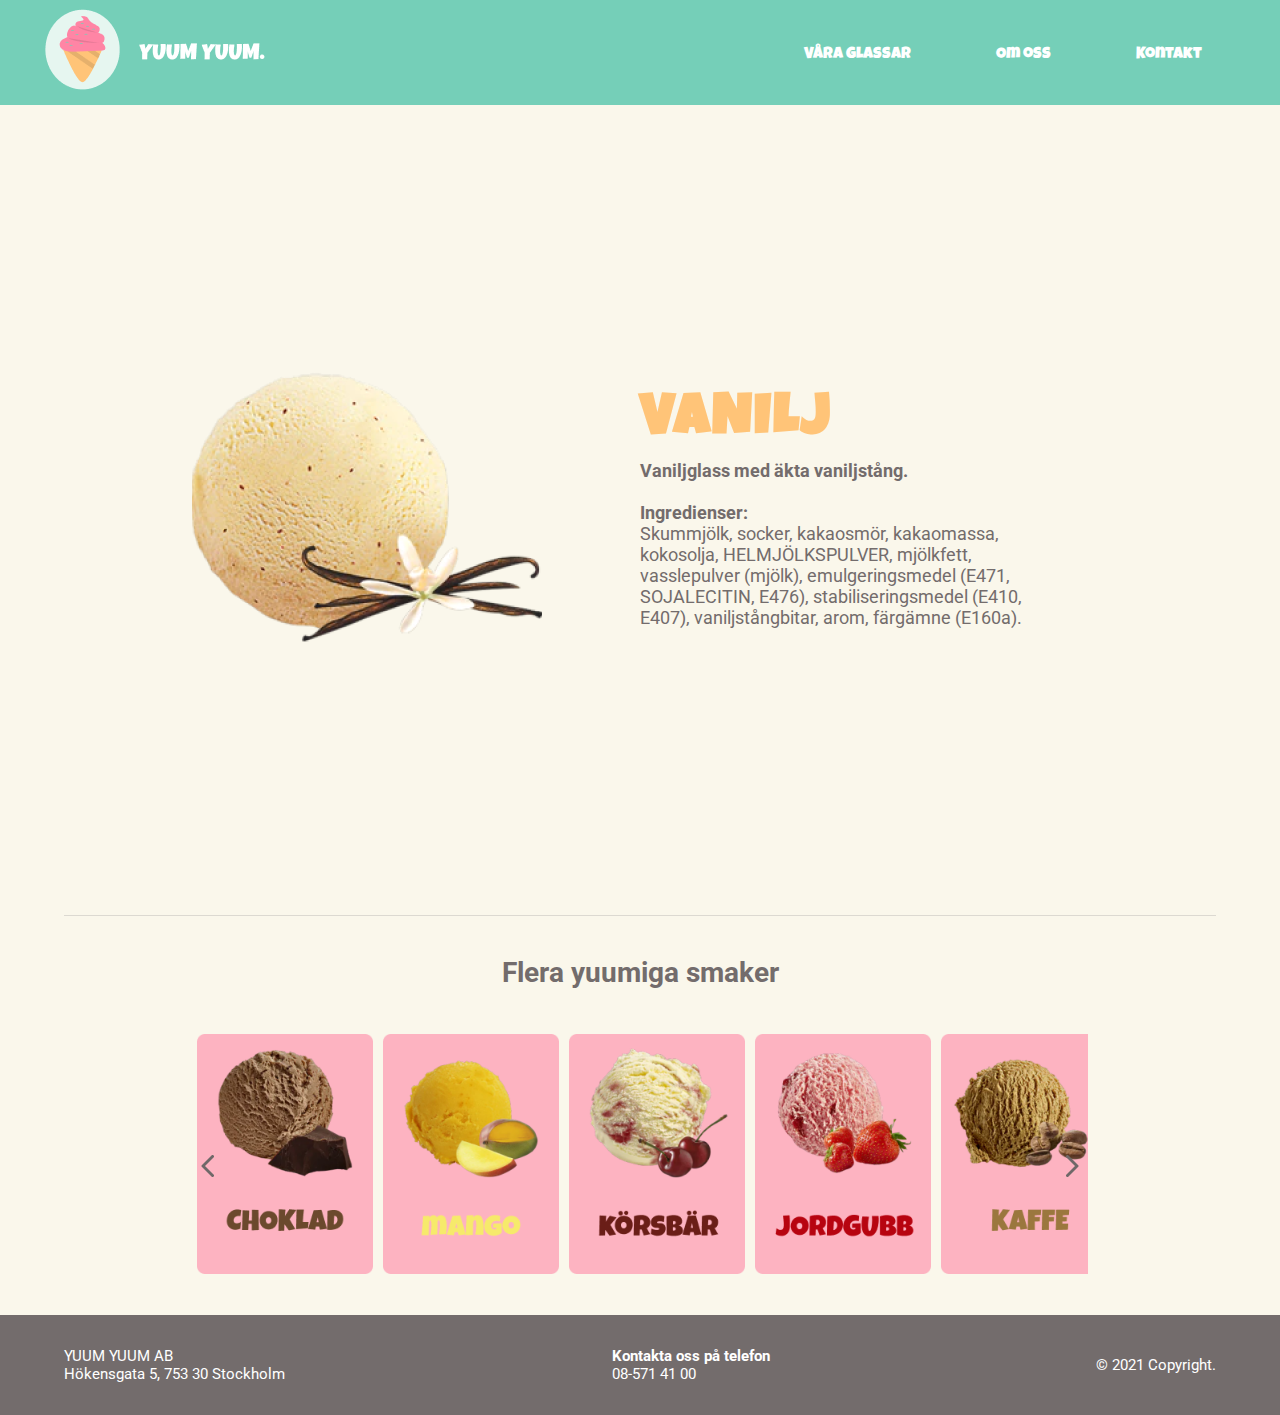
<file: vanilj.html>
<!DOCTYPE html>
<html lang="en">
<head>
    <meta charset="UTF-8">
    <meta http-equiv="X-UA-Compatible" content="IE=edge">
    <meta name="viewport" content="width=device-width, initial-scale=1.0">
    <link rel="stylesheet" href="css/style.css">

    <link rel="preconnect" href="https://fonts.gstatic.com">
    <link href="https://fonts.googleapis.com/css2?family=Roboto:ital,wght@0,300;0,400;0,500;0,700;1,300;1,400;1,500;1,700&display=swap" rel="stylesheet">

    <link rel="preconnect" href="https://fonts.gstatic.com">
<link href="https://fonts.googleapis.com/css2?family=Luckiest+Guy&family=Roboto:ital,wght@0,300;0,400;0,500;0,700;1,300;1,400;1,500;1,700&display=swap" rel="stylesheet">

    <title>Document</title>
</head>
<body>

    <header>
     
        <nav>
            <div class="logo-container">
                <a class="nav-link" href="/">
                    <img src="images/LOGGA nyast.png" alt="logo">
                </a>
            </div>
            <ul class="nav-links">
                <li> <a class="nav-link" href="/#products">Våra glassar</a></li>
                <li> <a class="nav-link" href="/#about">Om oss</a></li>
               
                <li> <a class="nav-link" href="/#contact">Kontakt</a></li>
            </ul>
            <div class="burger">
                <div class="line1"></div>
                <div class="line2"></div>
                <div class="line3"></div>
            </div>
        </nav>
   
</header>

    <main class="product-main">

        <section class="product-container"> 


            <div class="product-cover"> 
                <img class="bild" src="images/vanilj.png" alt="">

            </div>

            <div class="ingredienser">
                <div class="ingred-text"> 
                <h2 class="vanilj-color">VANILJ</h2>
                <p class="thick"> Vaniljglass med äkta vaniljstång.</p> <br>

                

                <p> <div class="thick">Ingredienser: </div>   Skummjölk, socker, kakaosmör, kakaomassa, kokosolja, HELMJÖLKSPULVER, mjölkfett, vasslepulver (mjölk), emulgeringsmedel (E471, SOJALECITIN, E476), stabiliseringsmedel (E410, E407), vaniljstångbitar, arom, färgämne (E160a). </p>
                </div>

            </div>


        </section>
   
        </main>

        <section class="carousel-wrap">

            <div class="container-line">     
                <div class="line linetop"></div>
                <h2>Flera yuumiga smaker</h2>
            </div>

             <div class="carousel-container"> 
                 <button id="prevBtn"> 
                     <img class="carousel-image" src="images/Arrow left new.png" alt=""></button>
                 <button id="nextBtn"><img src="images/Arrow right new.png" alt=""> </button>



               <div class="carousel-slide">
                   <a href="blåbär.html">
                   <img src="images/blåbär-card.png" id="lastClone" alt=""></a>
                   <a href="choklad.html"> 
                   <img src="images/choklad-card.png" alt=""></a>
                   <a href="mango.html"> 
                   <img src="images/mango-card.png" alt=""></a>
                   <a href="körsbär.html"> 
                   <img src="images/körsbär-card.png" alt=""> </a>
                   <a href="jordgubb.html"> 
                   <img src="images/jordgubb.png" alt=""></a>
                   <a href="kaffe.html"> 
                   <img src="images/kaffe-card.png" alt=""></a>
                   <a href="päron.html"> 
                   <img src="images/päron-card.png" alt=""></a>
                   <a href="blåbär.html"> 
                   <img src="images/blåbär-card.png" alt=""></a>
                   <a href="choklad.html"> 
                   <img src="images/choklad-card.png" id="firstClone" alt=""></a>
                   
                </div>         
                 
             </div>
         </section>
       
   
       
   
   
    <footer>
        <div  class="footer-nav">
            <div class="footer-adress"> 
                <p>YUUM YUUM AB <br> Hökensgata 5, 753 30 Stockholm</p>
            </div>

            <div class="phone">
                <p><strong>Kontakta oss på telefon</strong></p>
                <p>08-571 41 00</p>
            </div>

            <p> © 2021 Copyright.</p>
            

        </div>

    </footer>
    
    


   <script src="app.js"></script> 
</body>
</html>
</file>
<file: css/style.css>
* {
  margin: 0px;
  padding: 0px;
  box-sizing: border-box;
}

body {
  font-family: "Roboto", sans-serif;
}

header {
  background-color: #75cfb8;
  align-items: center;
  padding: 5px 10px;
  position: sticky;
  width: 100%;
  z-index: 4;
  top: 0;
}

.nav-links li {
  list-style: none;
}

nav {
  display: flex;
  justify-content: space-between;
  align-items: center;
  padding: 0px 2% 0px 2%;
}

.burger {
  display: none;
}

.burger div {
  width: 25px;
  height: 3px;
  background-color: white;
  margin: 5px;
  transition: all 0.3s ease;
}

.nav-links {
  display: flex;
  justify-content: space-around;
  width: 40%;
}
.logo-container {
  flex-grow: 1;
}

.nav-link {
  color: white;
  font-size: 16px;
  text-decoration: none;
  font-family: "Luckiest Guy", cursive;
}

.first-page {
  background-color: #e6f6f0;
  min-height: 100vh;
}

.presentation {
  display: grid;
  grid-template-columns: repeat(2, 1fr);
  grid-template-rows: repeat(1, 1fr);
  width: 80%;
  margin: auto;
  min-height: 90vh;
  align-items: center;
}

.cover img {
  height: 65vh;
  padding-left: 0px;
}

.intro-text {
  z-index: 3;
  padding-left: 20px;
  grid-column: 1/2;
  grid-row: 1/2;
  margin: auto;
}

.cover {
  z-index: 3;
  padding: 10px;
  grid-column: 2/3;
  grid-row: 1/2;
  margin: auto;
}
.intro-text h1 {
  font-size: 44px;
  font-family: "Luckiest Guy", cursive;
  color: #6f6868;
}

.intro-text p {
  color: #736c6c;
  font-family: "Roboto", sans-serif;
  margin-top: 10px;
  font-size: 22px;
  padding: 0px 0px 20px 0px;
}

.button-cta {
  background-color: #ffc478;
  color: white;
  width: 170px;
  height: 50px;
  font-family: "Luckiest Guy", cursive;
  font-size: 16px;
  letter-spacing: 1px;
  cursor: pointer;
  border-radius: 10px;
  border: none;
}

.button-link {
  font-size: 18px;
  color: white;
  text-decoration: none;
}

.big-circle {
  position: absolute;
  bottom: -92px;
  left: -43px;
  height: 240px;
  width: 260px;
}
.medium-circle {
  position: absolute;
  bottom: 100px;
  left: 200px;
  z-index: 1;
  width: 70px;
}
.small-circle {
  position: absolute;
  bottom: 200px;
  left: 200px;
}

.våra-smaker {
  background-color: #faf7eb;
  min-height: 500px;
  padding: 100px 0px 200px 0px;
}
.box {
  background-color: #f4f2e6;
  width: 90%;
  margin: auto;
  padding: 40px 0px 40px 0px;
}

.smaker {
  color: #ffc478;
  font-size: 55px;
  font-family: "Luckiest Guy", cursive;
  letter-spacing: 3px;
}

.smakerbox {
  text-align: center;
  display: flex;
  justify-content: space-around;
  align-items: center;
  width: 40%;
  margin: auto;
  padding-bottom: 50px;
}

.card {
  cursor: pointer;
}

.gallery {
  display: grid;
  grid-template-columns: repeat(auto-fit, minmax(200px, 1fr));
  grid-column-gap: 25px;
  grid-row-gap: 50px;
  width: 85%;
  margin: auto;
  justify-items: center;
}

.gallery img {
  width: 100%;
}
.gallery a {
  width: 100%;
}

.contactpage {
  display: flex;
  margin-top: 5px;
}

.left-box {
  background-color: #fffafa;
  width: 50%;
  margin-right: 2.5px;
}
.right-box {
  background-color: #e6f6f0;
  width: 50%;
  margin-left: 2.5px;
}

.kontaktaoss {
  color: #ffc478;
  font-size: 38px;
  font-family: "Luckiest Guy", cursive;
  letter-spacing: 2px;
}

.kontaktaossbox {
  text-align: center;
  display: flex;
  justify-content: center;
  align-items: center;
  width: 80%;
  margin: auto;
  padding: 110px 0px 50px 0px;
}

.left-box p {
  color: #736c6c;
  font-family: "Roboto", sans-serif;
  margin-top: 10px;
  font-size: 14px;
  width: 90%;
  margin: auto;
}

.right-box p {
  color: #736c6c;
  font-family: "Roboto", sans-serif;
  font-size: 15px;
}

.friendsbox {
  display: flex;
  flex-direction: column;
  text-align: center;
  width: 70%;
  margin: auto;
  height: 400px;
}

.friends-ingress {
  width: 90%;
  margin: auto;
}

.friends-cta {
  width: 60%;
  margin: auto;
  padding-top: 20px;
}
.friends-cta p {
  padding: 20px 0px 20px 0px;
}

.friendsbox img {
  width: 30%;
}

.yuumclub {
  width: 100%;
  background-color: #ffc478;
  color: white;
  font-family: "Luckiest Guy", cursive;
  font-size: 1.2em;
  border: none;
  border-radius: 4px;
  padding: 12px;
  letter-spacing: 1px;
  cursor: pointer;
}

.form-control {
  box-shadow: none;
  background-color: #fffafa;
  border: 1px solid #736c6c;
  font-size: 1em;
  font-weight: 400;
  display: block;
  width: 100%;
  padding: 10px 20px;
  border-radius: 4px;
  line-height: 1.42857;
  color: #736c6c;
}

.form-control:hover {
  background-color: white;
}

form-group input,
.form-group textarea {
  max-width: 30em;
  font-family: "Roboto", sans-serif;

  resize: vertical;
}

::placeholder {
  /* Chrome, Firefox, Opera, Safari 10.1+ */
  font-family: "Roboto", sans-serif;
  font-weight: 300;
}

.form-group {
  margin-bottom: 15px;
}

#yuumyuum-contact {
  width: 60%;

  margin: auto;
  padding: 10px;
}
.form-btn {
  width: 100%;
  background-color: #75cfb8;
  color: white;
  font-family: "Roboto", sans-serif;
  font-size: 1.2em;
  border: none;
  border-radius: 4px;
  padding: 12px;
  letter-spacing: 1px;
  cursor: pointer;
}

/*##########ABOUT page########*/

.about-page {
  background-color: #f0f4f9;
}

.sprida-glädje {
  color: #ff85a5;
  font-size: 38px;
  font-family: "Luckiest Guy", cursive;
  letter-spacing: 2px;
  padding: 110px 0px 40px 0px;
}

.container-text {
  margin: auto;
  text-align: center;
  width: 50%;
  padding-bottom: 150px;
}

.container-text p {
  color: #736c6c;
  font-family: "Roboto", sans-serif;
  font-size: 15px;
}

.about-container {
  display: grid;
  grid-template-columns: repeat(auto-fit, minmax(200px, 1fr));
  grid-column-gap: 10%;
  width: 90%;
  margin: auto;
}

.about-img {
  height: 140px;
}

.about-card {
  display: flex;
  flex-direction: column;
  width: 80%;
}

.about-card img {
  width: 100%;
  height: 100%;
}

.text-card {
  padding: 15px 0px 55px 0px;
  color: #736c6c;
  font-family: "Roboto", sans-serif;
}

.text-card p {
  padding-top: 20px;
}

/*##########FOOTER########*/

footer {
  background-color: #736c6c;
  color: white;
}

.footer-nav {
  display: flex;
  font-size: 15px;
  margin: auto;
  width: 90%;
  height: 100%;
  flex-wrap: wrap;
  justify-content: space-between;
  align-items: flex-end;
  height: 100px;
  align-items: center;
}

/*##########JORDGUBBE PAGE########*/

.product-main {
  background-color: #faf7eb;
}

.product-container {
  display: flex;
  width: 70%;
  margin: auto;

  min-height: 90vh;
  align-items: center;
}

.ingredienser h2 {
  font-family: "Luckiest Guy", cursive;
  font-size: 57px;
  letter-spacing: 2px;
  padding: 0px 0px 10px 0px;
}

.ingredienser .jordgubbe-color {
  color: #ff85a5;
}

.ingred-text {
  color: #736c6c;
  font-family: "Roboto", sans-serif;
  font-size: 18px;
}
.thick {
  font-weight: bold;
}

.ingredienser {
  flex: 1;
  padding: 0px 30px 0px 30px;
}

.product-cover img {
  height: 100%;
}

.product-cover {
  flex: 1;
}

.line {
  height: 1px;
  background-color: rgb(51, 50, 61);
  opacity: 0.15;
  margin: 20px;
  width: 90%;
  margin: auto;
}

.container-line h2 {
  color: #736c6c;
  font-family: "Roboto", sans-serif;
  font-size: 28px;
  text-align: center;
  padding: 40px;
}
.carousel-wrap {
  height: 400px;
  background-color: #faf7eb;
}

.carousel-container {
  width: 70%;
  margin: auto;

  overflow: hidden;
  position: relative;
}

.carousel-slide {
  display: flex;
  width: 80%;
  height: 250px;
}
.carousel-slide img {
  padding: 5px;
  width: 186px;
  height: 250px;
}

#prevBtn {
  position: absolute;
  top: 50%;
  z-index: 10;
  left: 1%;
  cursor: pointer;
  border: none;
  background-color: rgba(255, 133, 165, 0);
}
#nextBtn {
  position: absolute;
  top: 50%;
  z-index: 10;
  right: 1%;
  cursor: pointer;
  border: none;
  background-color: rgba(255, 133, 165, 0);
}

/*##########CHOKLAD PAGE########*/

.ingredienser .choklad-color {
  color: #6b492d;
}

/*##########PÄRON PAGE########*/

.ingredienser .päron-color {
  color: #929c11;
}

/*##########VANILJ PAGE########*/

.ingredienser .vanilj-color {
  color: #ffc478;
}
/*##########KÖRSBÄR PAGE########*/

.ingredienser .körsbär-color {
  color: #6a1e17;
}

/*##########MANGO PAGE########*/

.ingredienser .mango-color {
  color: #e9c526;
}

/*##########BLÅBÄR PAGE########*/

.ingredienser .blåbär-color {
  color: #202a4f;
}
/*##########KAFFE PAGE########*/

.ingredienser .kaffe-color {
  color: #9b773e;
}

@media screen and (max-width: 768px) {
  .first-page {
    min-height: 90vh;
  }

  .presentation {
    display: grid;
    grid-template-columns: repeat(2, 1fr);
    width: 80%;
    margin: auto;
    min-height: 55vh;
    align-items: center;
    gap: 1%;
    padding-top: 50px;
  }

  .cover img {
    height: 100%;
    width: 100%;
  }

  .intro-text {
    z-index: 3;
    grid-column: 1/2;
    margin: auto;
  }

  .cover {
    z-index: 3;
    padding: 10px;
    grid-column: 2/3;
    margin: auto;
  }
  .intro-text h1 {
    font-size: 44px;
    font-family: "Luckiest Guy", cursive;
    color: #6f6868;
  }

  .intro-text p {
    color: #736c6c;
    font-family: "Roboto", sans-serif;
    margin-top: 10px;
    font-size: 22px;
    padding: 0px 0px 20px 0px;
  }

  .button-cta {
    background-color: #ffc478;
    color: white;
    width: 170px;
    height: 50px;
    font-family: "Luckiest Guy", cursive;
    font-size: 16px;
    letter-spacing: 1px;
    cursor: pointer;
    border-radius: 10px;
    border: none;
  }

  .button-link {
    font-size: 18px;
    color: white;
    text-decoration: none;
  }
  .big-circle {
    bottom: 27px;
    left: -8px;
    width: 260px;
  }
  .medium-circle {
    bottom: 170px;
    left: 218px;
    width: 100px;
  }
  .small-circle {
    position: absolute;
    bottom: 284px;
    left: 200px;
    width: 63px;
  }
  .smakerbox {
    width: 60%;
  }

  .contactpage {
    flex-direction: column;
  }
  .left-box {
    width: 100%;
    min-height: 90vh;
  }

  #yuumyuum-contact {
    width: 60%;
    padding-top: 6%;
  }

  .kontaktaossbox {
    padding: 80px 0px 50px 0px;
  }
  .kontaktaoss {
    font-size: 40px;
  }

  .form-control {
    border: 1px solid #736c6c;
    font-size: 1.2em;
    padding: 10px 20px;
  }

  .form-group {
    margin-bottom: 23px;
  }

  .form-btn {
    padding: 16px;
  }

  .right-box {
    width: 100%;
    min-height: 90vh;
    margin-left: unset;
  }

  .friends-cta {
    width: 70%;
  }
  .friends-cta p {
    padding: 25px 0px 25px 0px;
  }

  .friendsbox {
    width: 70%;
    min-height: 55vh;
  }
  .friendsbox img {
    width: 40%;
  }
  .container-text {
    width: 80%;
  }
  .sprida-glädje {
    font-size: 40px;
  }
  .container-text p {
    font-size: 20px;
  }

  .about-container {
    display: flex;
    flex-direction: column;
    width: 70%;
    align-items: center;
  }
  .about-card {
    padding-bottom: 30px;
    width: 100%;
  }

  .about-card img {
    object-fit: cover;
    width: 100%;
    height: 100%;
  }

  .about-img {
    height: unset;
  }

  .product-main {
    height: 70vh;
  }

  .product-container {
    flex-direction: column;
    text-align: center;
    min-height: 70vh;
    padding-top: 8%;
    padding-bottom: 8%;
  }
  .ingredienser {
    padding: 30px 0px 0px 0px;
  }

  .carousel-slide img {
    width: 186px;
    height: 250px;
  }
}

@media screen and (max-width: 414px) {
  body {
    overflow: auto;
    position: relative;
  }
  .ingredienser h2 {
    font-size: 30px;
    letter-spacing: 2px;
    padding: 0px 0px 10px 0px;
    color: red;
  }

  .ingredienser p {
    font-size: 15px;
  }

  .product-main {
    height: 100vh;
  }

  .nav-links {
    position: fixed;
    right: 0px;
    height: 45vh;
    top: 6em;
    background-color: #75cfb8;
    display: flex;
    flex-direction: column;
    align-items: center;
    width: 100%;
    transform: translateX(100%);
    transition: transform 0.5s ease-in;
  }
  .nav-links li {
    opacity: 1;
  }
  .nav-link {
    font-size: 19px;
  }
  .burger {
    display: block;
    cursor: pointer;
  }

  .presentation {
    display: unset;
    width: 100%;
    margin: auto;
    min-height: 90vh;
    align-items: center;
  }

  .cover img {
    width: 100%;
    padding-left: 0px;
    object-fit: cover;
    min-height: 90vh;
  }

  .intro-text {
    position: absolute;
    z-index: 3;
    padding-left: 30px;
    width: 65%;
    top: 4%;
    margin: auto;
  }

  .intro-text h1 {
    font-size: 40px;
  }
  .intro-text p {
    font-size: 20px;
    padding: 10px 0px 30px 0px;
  }
  .button-cta {
    background-color: #ff85a5;
  }

  .cover {
    z-index: 3;
    margin: auto;
    width: 100%;
    min-height: 80vh;
    padding: 0;
  }
  .big-circle {
    display: none;
  }
  .medium-circle {
    display: none;
  }
  .small-circle {
    display: none;
  }

  .smakerbox {
    width: 85%;
  }
  .smakerbox img {
    display: none;
  }
  .smaker {
    font-size: 35px;
  }
  .våra-smaker {
    padding: 100px 0px 100px 0px;
  }
  .gallery img {
    width: 70%;
  }

  .gallery a {
    text-align: center;
  }
  .left-box {
    min-height: 90vh;
  }
  .kontaktaoss {
    font-size: 35px;
  }
  .kontaktaossbox {
    width: 81%;
  }
  .friendsbox {
    width: 90%;
  }
  .friendsbox img {
    width: 50%;
  }
  .sprida-glädje {
    font-size: 30px;
  }
  .container-text p {
    font-size: 18px;
  }
  .container-text {
    width: 90%;
  }
  .text-card {
    text-align: center;
  }
  .footer-nav {
    font-size: 9px;
  }

  /*##########SMAKER PAGE########*/
  .product-main {
    height: 120vh;
  }
  .ingredienser h2 {
    font-size: 47px;
    padding-bottom: 10px;
    padding-top: 15px;
  }
  .bild {
    width: 250px;
  }
  .product-container {
    padding-top: 20%;
    padding-bottom: 20%;
  }
  .ingred-text {
    font-size: 15px;
  }
  .carousel-wrap {
    display: none;
  }
  .product-main {
    height: 100vh;
  }
}

@media screen and (max-width: 378px) {
  body {
    overflow: auto;
    position: relative;
  }
  .ingredienser h2 {
    font-size: 30px;
    letter-spacing: 2px;
    padding: 0px 0px 10px 0px;
    color: red;
  }

  .ingredienser p {
    font-size: 15px;
  }

  .product-main {
    height: 100vh;
  }

  .nav-links {
    position: fixed;
    right: 0px;
    height: 45vh;
    background-color: #75cfb8;
    display: flex;
    flex-direction: column;
    align-items: center;
    width: 100%;
    transform: translateX(100%);
    transition: transform 0.5s ease-in;
  }
  .nav-links li {
    opacity: 1;
  }
  .nav-link {
    font-size: 19px;
  }
  .burger {
    display: block;
    cursor: pointer;
  }

  .presentation {
    display: unset;
    width: 100%;
    margin: auto;
    min-height: 90vh;
    align-items: center;
  }

  .cover img {
    width: 100%;
    padding-left: 0px;
    object-fit: cover;
    min-height: 90vh;
  }

  .intro-text {
    position: absolute;
    z-index: 3;
    padding-left: 30px;
    width: 65%;
    top: 4%;
    margin: auto;
  }

  .intro-text h1 {
    font-size: 40px;
  }
  .intro-text p {
    font-size: 20px;
    padding: 10px 0px 30px 0px;
  }
  .button-cta {
    background-color: #ff85a5;
  }

  .cover {
    z-index: 3;
    margin: auto;
    width: 100%;
    min-height: 80vh;
    padding: 0;
  }
  .big-circle {
    display: none;
  }
  .medium-circle {
    display: none;
  }
  .small-circle {
    display: none;
  }

  .smakerbox {
    width: 85%;
  }
  .smakerbox img {
    display: none;
  }
  .smaker {
    font-size: 35px;
  }
  .våra-smaker {
    padding: 100px 0px 100px 0px;
  }
  .gallery img {
    width: 70%;
  }

  .gallery a {
    text-align: center;
  }
  .left-box {
    min-height: 90vh;
  }
  .kontaktaoss {
    font-size: 35px;
  }
  .kontaktaossbox {
    width: 81%;
  }
  .friendsbox {
    width: 90%;
  }
  .friendsbox img {
    width: 50%;
  }
  .sprida-glädje {
    font-size: 30px;
  }
  .container-text p {
    font-size: 18px;
  }
  .container-text {
    width: 90%;
  }
  .text-card {
    text-align: center;
  }
  .footer-nav {
    font-size: 11px;
  }

  /*##########SMAKER PAGE########*/
  .product-main {
    height: 120vh;
  }
  .ingredienser h2 {
    font-size: 47px;
    padding-bottom: 10px;
    padding-top: 15px;
  }
  .bild {
    width: 250px;
  }
  .product-container {
    padding-top: 20%;
    padding-bottom: 20%;
  }
  .ingred-text {
    font-size: 15px;
  }
  .carousel-wrap {
    display: none;
  }
  .product-main {
    height: 100vh;
  }
}

.nav-active {
  transform: translateX(0%);
}
@keyframes navLinkFade {
  from {
    opacity: 0;
    transform: translateX(50px);
  }
  to {
    opacity: 1;
    transform: translateX(0px);
  }
}

.toggle.line1 {
  transform: rotate(-45deg) translate(-5px, 6px);
}
.toggle.line2 {
  opacity: 0;
}
.toggle.line3 {
  transform: rotate(45deg) translate(-5px, -6px);
}
</file>
